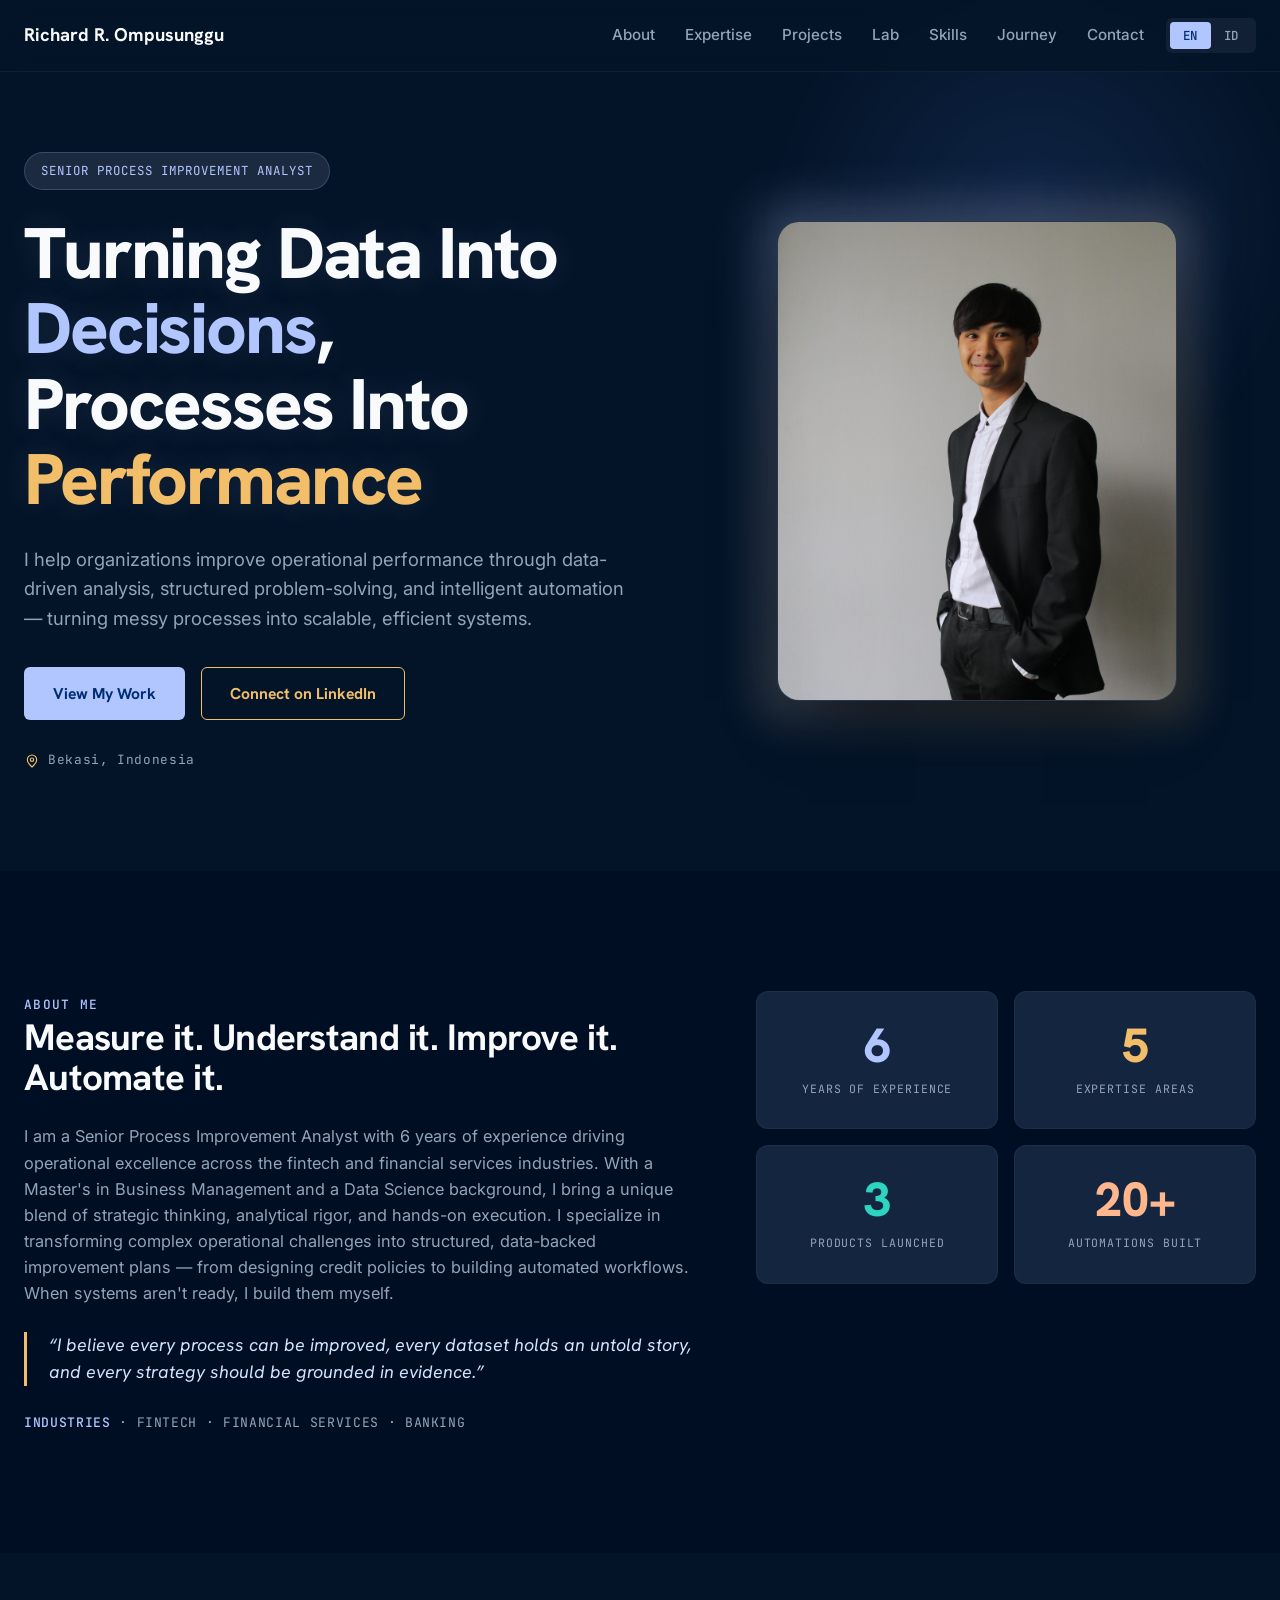
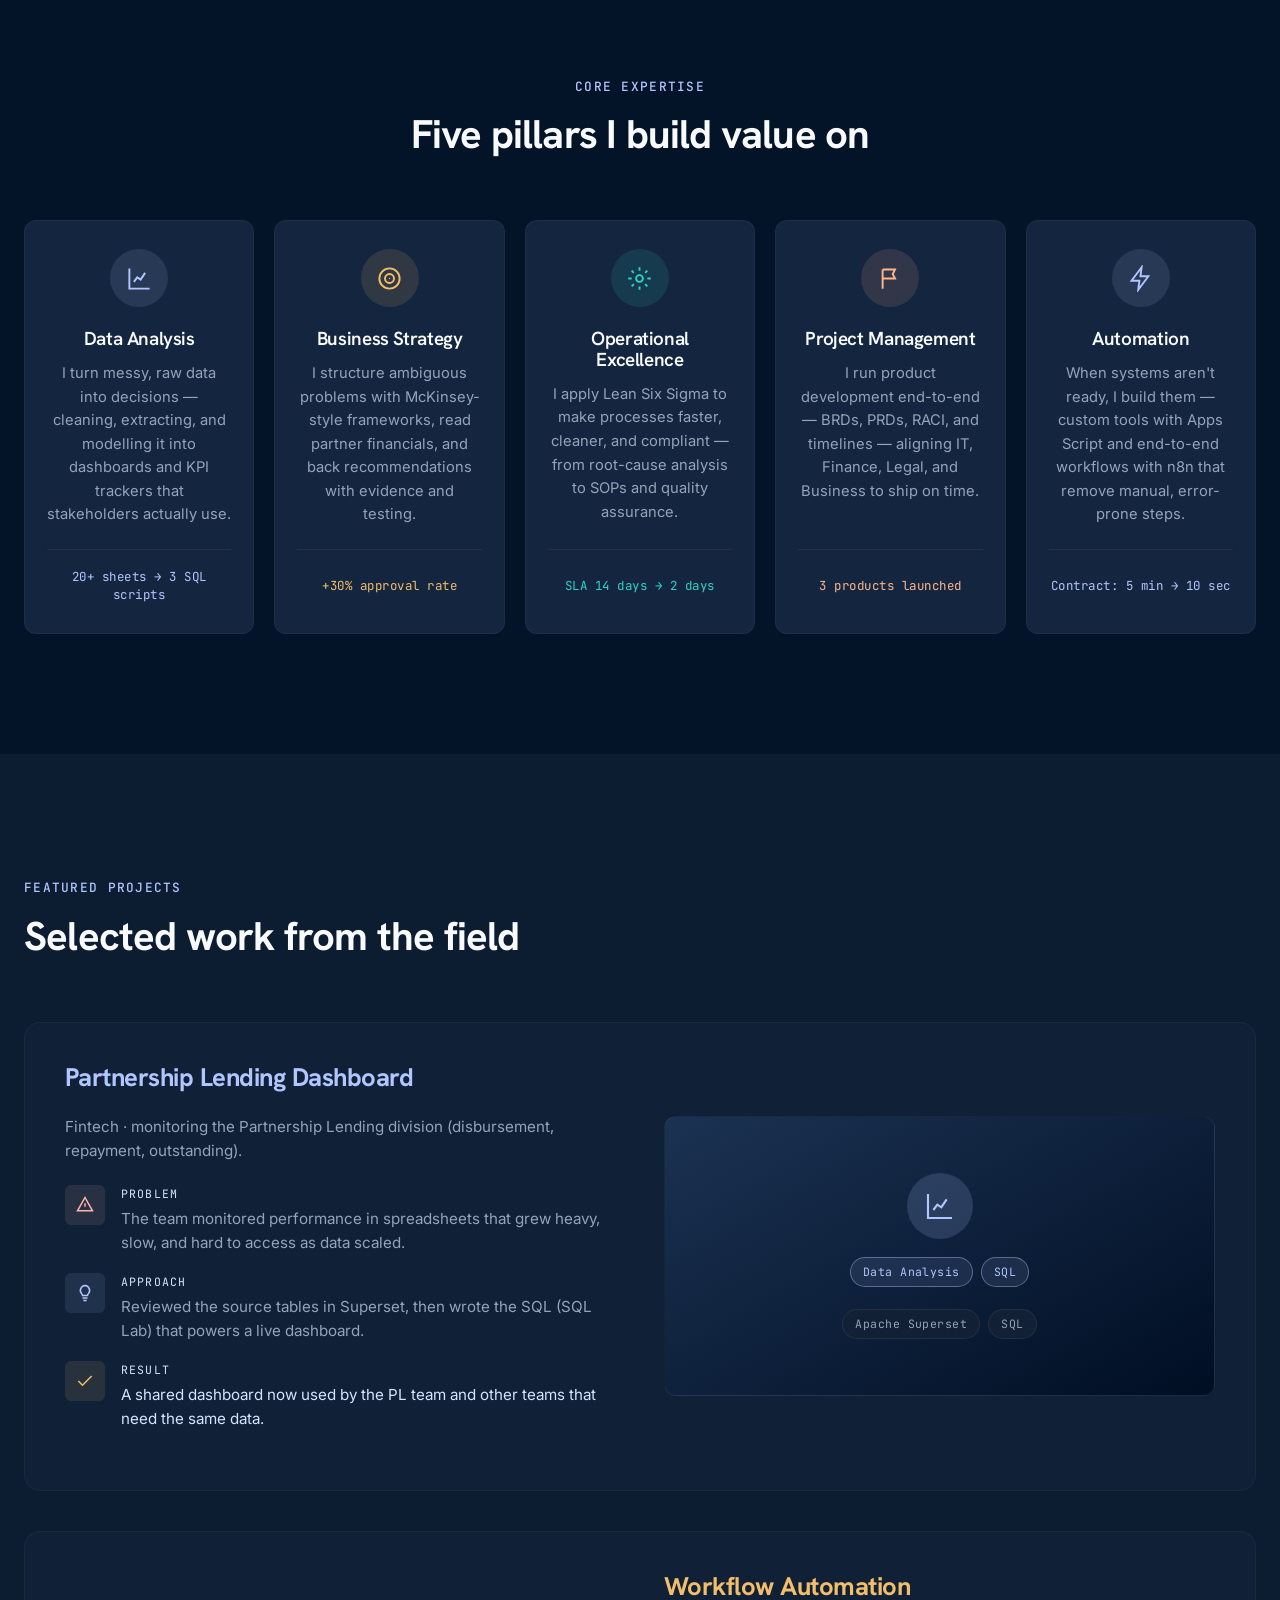
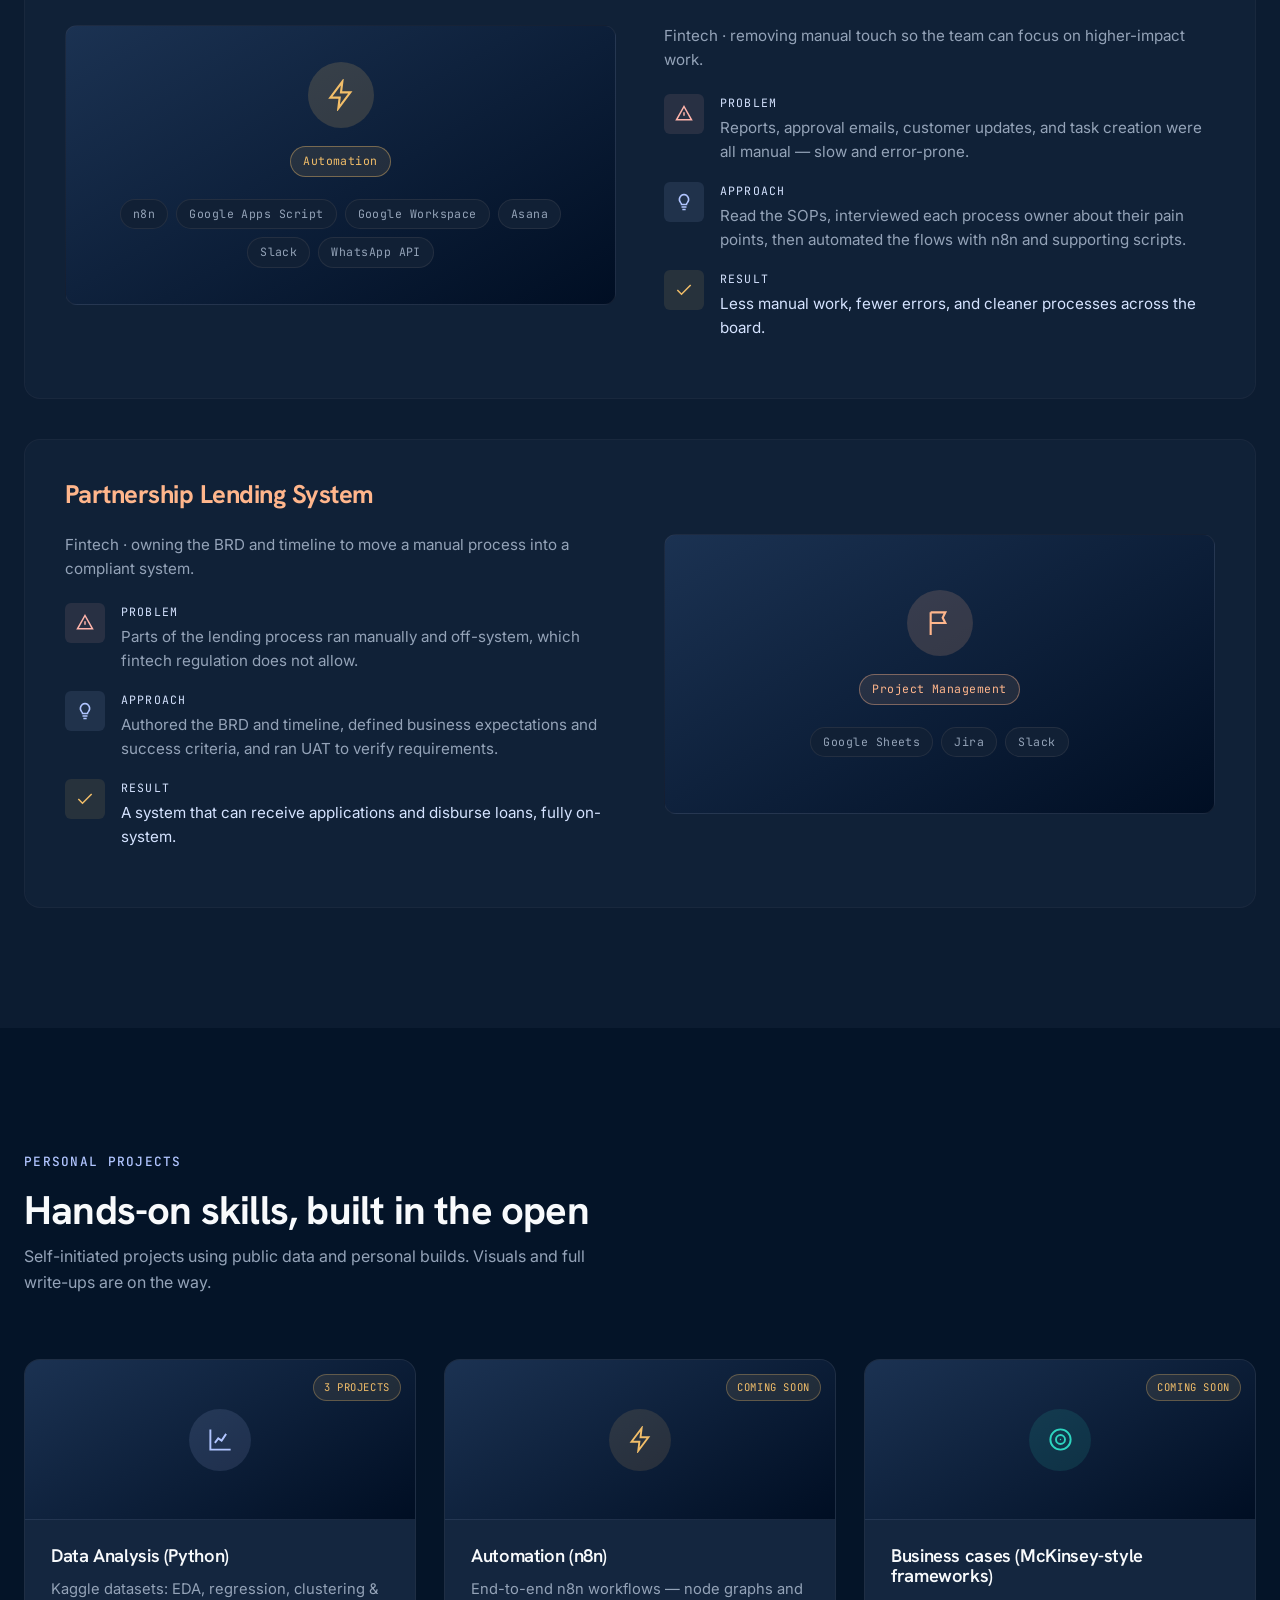
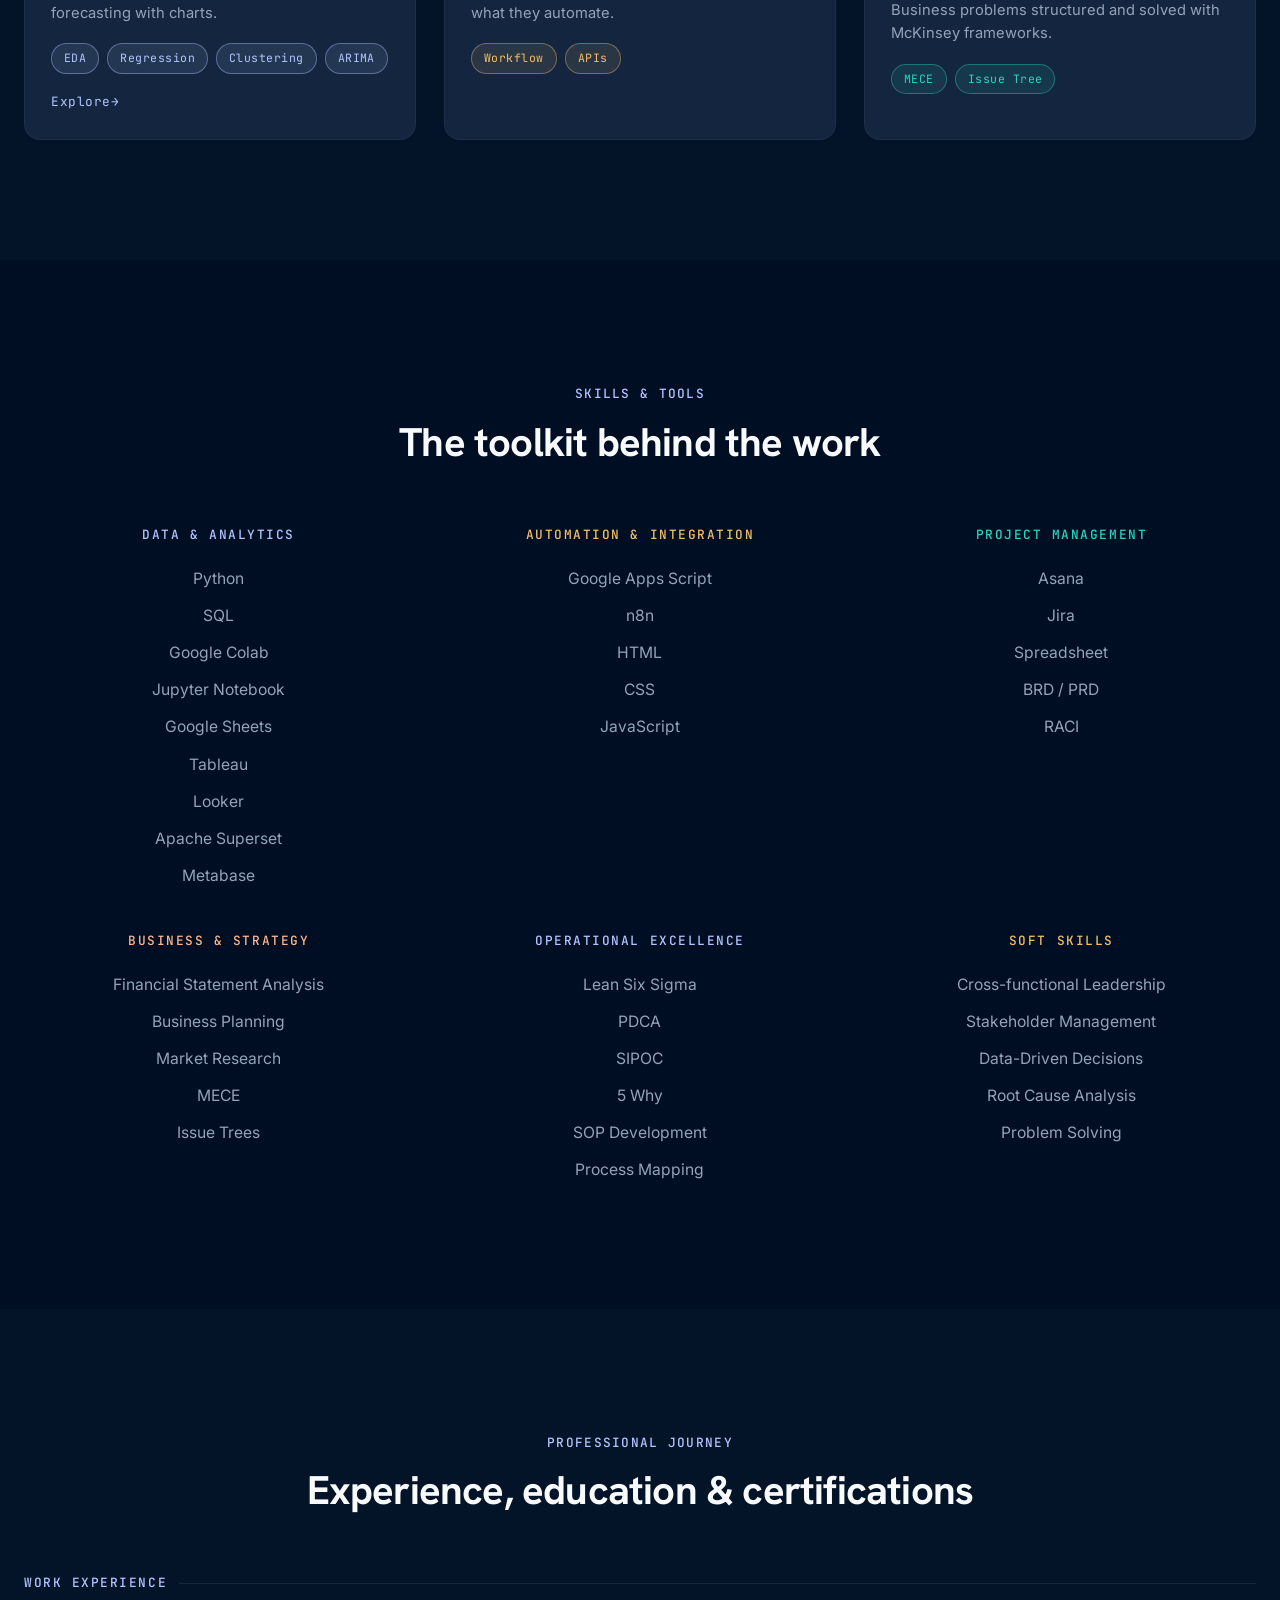
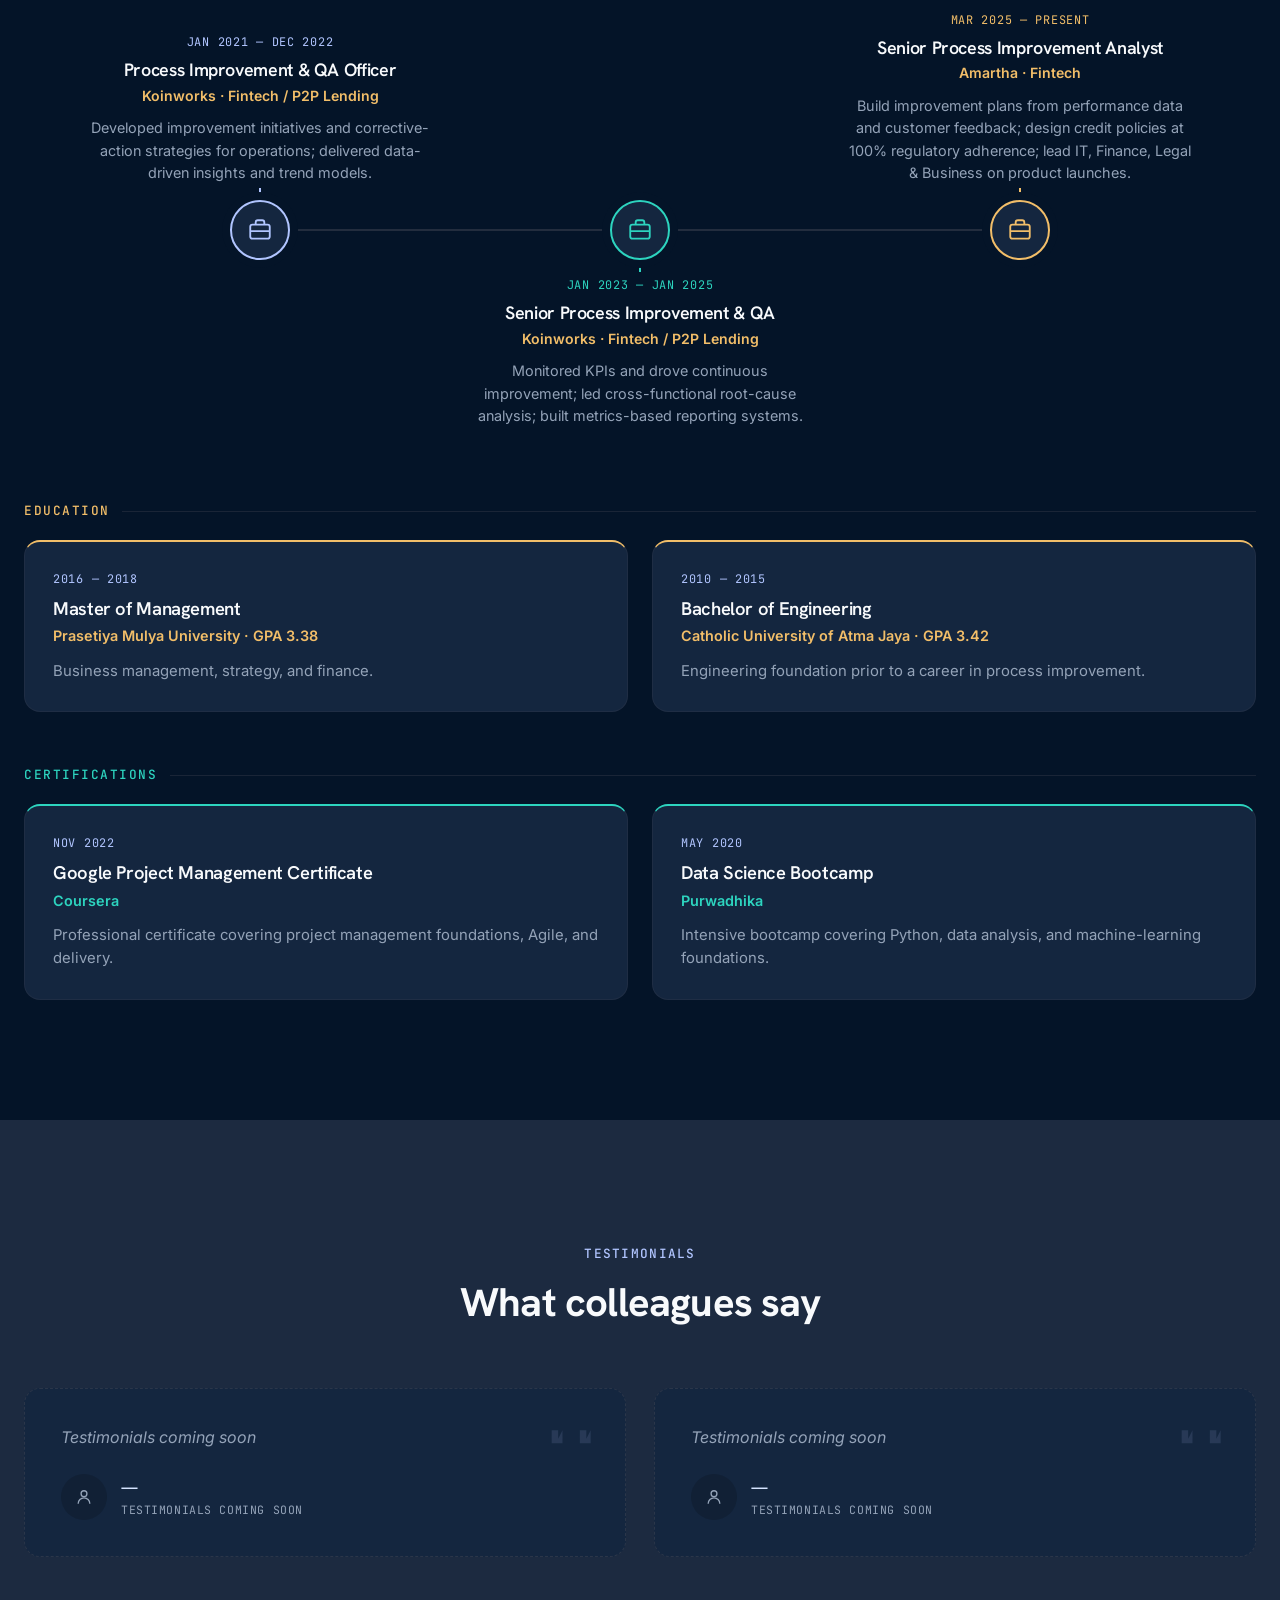
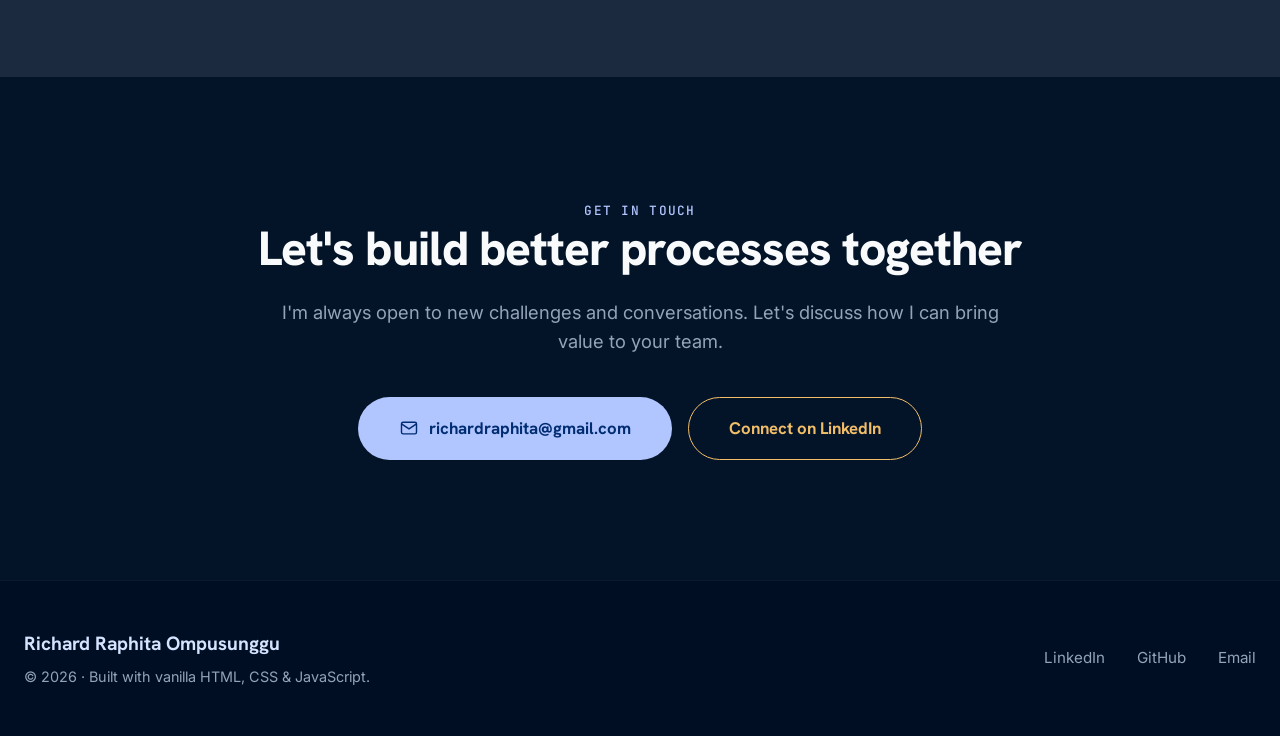
<file: index.html>
<!DOCTYPE html>
<html lang="en">
<head>
  <meta charset="UTF-8" />
  <meta name="viewport" content="width=device-width, initial-scale=1.0" />
  <title>Richard Raphita Ompusunggu — Senior Process Improvement Analyst | Portfolio</title>
  <meta name="description" content="Portfolio of Richard Raphita Ompusunggu, a Senior Process Improvement Analyst with 6 years in fintech — data analysis, business strategy, operational excellence, project management, and automation." />
  <meta name="author" content="Richard Raphita Ompusunggu" />
  <link rel="canonical" href="https://richardraphitaompusunggu.github.io/" />

  <!-- Open Graph / social preview -->
  <meta property="og:type" content="website" />
  <meta property="og:title" content="Richard Raphita Ompusunggu — Senior Process Improvement Analyst" />
  <meta property="og:description" content="Turning Data Into Decisions, Processes Into Performance. 6 years driving operational excellence in fintech." />
  <meta property="og:image" content="assets/img/richard.jpg" />
  <meta property="og:url" content="https://richardraphitaompusunggu.github.io/" />
  <meta name="twitter:card" content="summary_large_image" />

  <link rel="icon" type="image/svg+xml" href="favicon.svg" />

  <!-- Fonts: Hanken Grotesk (heads) · Inter (body) · JetBrains Mono (labels) -->
  <link rel="preconnect" href="https://fonts.googleapis.com" />
  <link rel="preconnect" href="https://fonts.gstatic.com" crossorigin />
  <link href="https://fonts.googleapis.com/css2?family=Hanken+Grotesk:wght@600;700;800&family=Inter:wght@400;500;600&family=JetBrains+Mono:wght@500&display=swap" rel="stylesheet" />

  <link rel="stylesheet" href="assets/css/styles.css" />

  <script type="application/ld+json">
  {
    "@context": "https://schema.org",
    "@type": "Person",
    "name": "Richard Raphita Ompusunggu",
    "jobTitle": "Senior Process Improvement Analyst",
    "address": { "@type": "PostalPlace", "addressLocality": "Bekasi", "addressCountry": "Indonesia" },
    "email": "richardraphita@gmail.com",
    "url": "https://richardraphitaompusunggu.github.io/",
    "sameAs": [
      "https://www.linkedin.com/in/richardraphita/",
      "https://github.com/richardraphitaompusunggu"
    ],
    "knowsAbout": ["Data Analysis", "Business Strategy", "Operational Excellence", "Project Management", "Automation", "Lean Six Sigma", "SQL", "n8n"]
  }
  </script>
</head>
<body>

  <!-- ===== Navigation ===== -->
  <header class="nav" id="nav">
    <div class="container">
      <a href="#hero" class="brand">Richard R. Ompusunggu</a>

      <nav class="nav-links" id="nav-links" aria-label="Primary">
        <a href="#about" data-i18n="nav.about"></a>
        <a href="#expertise" data-i18n="nav.expertise"></a>
        <a href="#projects" data-i18n="nav.projects"></a>
        <a href="#lab" data-i18n="nav.lab"></a>
        <a href="#skills" data-i18n="nav.skills"></a>
        <a href="#journey" data-i18n="nav.journey"></a>
        <a href="#contact" data-i18n="nav.contact"></a>
      </nav>

      <div class="nav-right">
        <div class="lang-toggle" role="group" aria-label="Language">
          <button data-lang="en" class="active">EN</button>
          <button data-lang="id">ID</button>
        </div>
        <button class="hamburger" id="hamburger" aria-label="Menu" aria-expanded="false">
          <span></span><span></span><span></span>
        </button>
      </div>
    </div>
  </header>

  <main>
    <!-- ===== Hero ===== -->
    <section class="hero" id="hero">
      <div class="container">
        <div class="hero-grid">
          <div class="hero-copy">
            <span class="hero-badge" data-i18n="hero.role"></span>
            <h1>
              <span data-i18n="hero.h1_a"></span><span class="blue" data-i18n="hero.h1_blue"></span><span data-i18n="hero.h1_b"></span><span class="gold" data-i18n="hero.h1_gold"></span>
            </h1>
            <p class="tagline" data-i18n="hero.tagline"></p>
            <div class="hero-cta">
              <a href="#projects" class="btn btn-primary" data-i18n="hero.cta_work"></a>
              <a data-link="linkedin" target="_blank" rel="noopener noreferrer" class="btn btn-outline" data-i18n="hero.cta_linkedin"></a>
            </div>
            <div class="hero-meta">
              <svg viewBox="0 0 24 24" stroke-width="1.7"><path d="M12 21s7-6.3 7-11a7 7 0 10-14 0c0 4.7 7 11 7 11z"/><circle cx="12" cy="10" r="2.5"/></svg>
              <span data-i18n="hero.location"></span>
            </div>
          </div>

          <div class="hero-photo">
            <div class="ring"></div>
            <div class="frame"><img id="hero-photo-img" alt="Portrait of Richard Raphita Ompusunggu" width="400" height="480" /></div>
          </div>
        </div>
      </div>
    </section>

    <!-- ===== About ===== -->
    <section class="section bg-lowest about" id="about">
      <div class="container">
        <div class="about-grid">
          <div class="reveal">
            <span class="eyebrow" data-i18n="about.eyebrow"></span>
            <h2 data-i18n="about.title"></h2>
            <p data-i18n="about.summary"></p>
            <p class="philosophy" data-i18n="about.philosophy"></p>
            <div class="industries"><b data-i18n="about.industries_label"></b> · <span data-i18n="about.industries"></span></div>
          </div>
          <div class="stats reveal" id="stats" data-delay="1"></div>
        </div>
      </div>
    </section>

    <!-- ===== Expertise ===== -->
    <section class="section" id="expertise">
      <div class="container">
        <div class="section-head center reveal">
          <span class="eyebrow" data-i18n="expertise.eyebrow"></span>
          <h2 class="section-title" data-i18n="expertise.title"></h2>
        </div>
        <div class="expertise-grid" id="expertise-grid"></div>
      </div>
    </section>

    <!-- ===== Featured Projects (case studies) ===== -->
    <section class="section bg-low" id="projects">
      <div class="container">
        <div class="section-head reveal">
          <span class="eyebrow" data-i18n="projects.eyebrow"></span>
          <h2 class="section-title" data-i18n="projects.title"></h2>
        </div>
        <div class="projects-list" id="projects-list"></div>
      </div>
    </section>

    <!-- ===== Personal Projects (placeholder) ===== -->
    <section class="section" id="lab">
      <div class="container">
        <div class="section-head reveal">
          <span class="eyebrow" data-i18n="lab.eyebrow"></span>
          <h2 class="section-title" data-i18n="lab.title"></h2>
          <p class="section-sub" data-i18n="lab.subtitle"></p>
        </div>
        <div class="lab-grid" id="lab-grid"></div>
      </div>
    </section>

    <!-- ===== Skills ===== -->
    <section class="section bg-lowest" id="skills">
      <div class="container">
        <div class="section-head center reveal">
          <span class="eyebrow" data-i18n="skills.eyebrow"></span>
          <h2 class="section-title" data-i18n="skills.title"></h2>
        </div>
        <div class="skills-grid" id="skills-grid"></div>
      </div>
    </section>

    <!-- ===== Journey ===== -->
    <section class="section" id="journey">
      <div class="container">
        <div class="section-head center reveal">
          <span class="eyebrow" data-i18n="journey.eyebrow"></span>
          <h2 class="section-title" data-i18n="journey.title"></h2>
        </div>

        <h3 class="journey-subhead reveal" data-i18n="journey.experience"></h3>
        <div class="htimeline" id="experience-row"></div>

        <h3 class="journey-subhead edu reveal" data-i18n="journey.education"></h3>
        <div class="edu-grid" id="education-grid"></div>

        <h3 class="journey-subhead cert reveal" data-i18n="journey.certifications"></h3>
        <div class="cert-grid" id="cert-grid"></div>
      </div>
    </section>

    <!-- ===== Testimonials (placeholder) ===== -->
    <section class="section bg-high" id="testimonials">
      <div class="container">
        <div class="section-head center reveal">
          <span class="eyebrow" data-i18n="testimonials.eyebrow"></span>
          <h2 class="section-title" data-i18n="testimonials.title"></h2>
        </div>
        <div class="testi-grid reveal">
          <div class="testi-card">
            <svg class="quote" viewBox="0 0 24 24"><path d="M7 7H4v6h5V7l-2 4M20 7h-3v6h5V7l-2 4"/></svg>
            <p data-i18n="testimonials.soon"></p>
            <div class="testi-who">
              <span class="testi-avatar">
                <svg viewBox="0 0 24 24" width="20" height="20" fill="none" stroke="currentColor" stroke-width="1.6"><circle cx="12" cy="8" r="3.5"/><path d="M5 20a7 7 0 0114 0"/></svg>
              </span>
              <div><div class="name">—</div><div class="meta" data-i18n="testimonials.soon"></div></div>
            </div>
          </div>
          <div class="testi-card">
            <svg class="quote" viewBox="0 0 24 24"><path d="M7 7H4v6h5V7l-2 4M20 7h-3v6h5V7l-2 4"/></svg>
            <p data-i18n="testimonials.soon"></p>
            <div class="testi-who">
              <span class="testi-avatar">
                <svg viewBox="0 0 24 24" width="20" height="20" fill="none" stroke="currentColor" stroke-width="1.6"><circle cx="12" cy="8" r="3.5"/><path d="M5 20a7 7 0 0114 0"/></svg>
              </span>
              <div><div class="name">—</div><div class="meta" data-i18n="testimonials.soon"></div></div>
            </div>
          </div>
        </div>
      </div>
    </section>

    <!-- ===== Contact ===== -->
    <section class="section contact" id="contact">
      <div class="container">
        <span class="eyebrow" data-i18n="contact.eyebrow"></span>
        <h2 data-i18n="contact.title"></h2>
        <p class="closing" data-i18n="contact.closing"></p>
        <div class="contact-actions">
          <a data-link="email" class="btn btn-primary btn-pill">
            <svg viewBox="0 0 24 24" width="20" height="20" fill="none" stroke="currentColor" stroke-width="1.7"><rect x="3" y="5" width="18" height="14" rx="2"/><path d="M3 7l9 6 9-6"/></svg>
            richardraphita@gmail.com
          </a>
          <a data-link="linkedin" target="_blank" rel="noopener noreferrer" class="btn btn-outline btn-pill" data-i18n="contact.cta"></a>
        </div>
      </div>
    </section>
  </main>

  <footer class="footer">
    <div class="container">
      <div>
        <div class="brand-name">Richard Raphita Ompusunggu</div>
        <div class="copy">© <span id="year"></span> · <span data-i18n="footer.rights"></span></div>
      </div>
      <div class="footer-links">
        <a data-link="linkedin" target="_blank" rel="noopener noreferrer">LinkedIn</a>
        <a data-link="github" target="_blank" rel="noopener noreferrer">GitHub</a>
        <a data-link="email">Email</a>
      </div>
    </div>
  </footer>

  <script src="assets/js/data.js"></script>
  <script src="assets/js/main.js"></script>
</body>
</html>
</file>
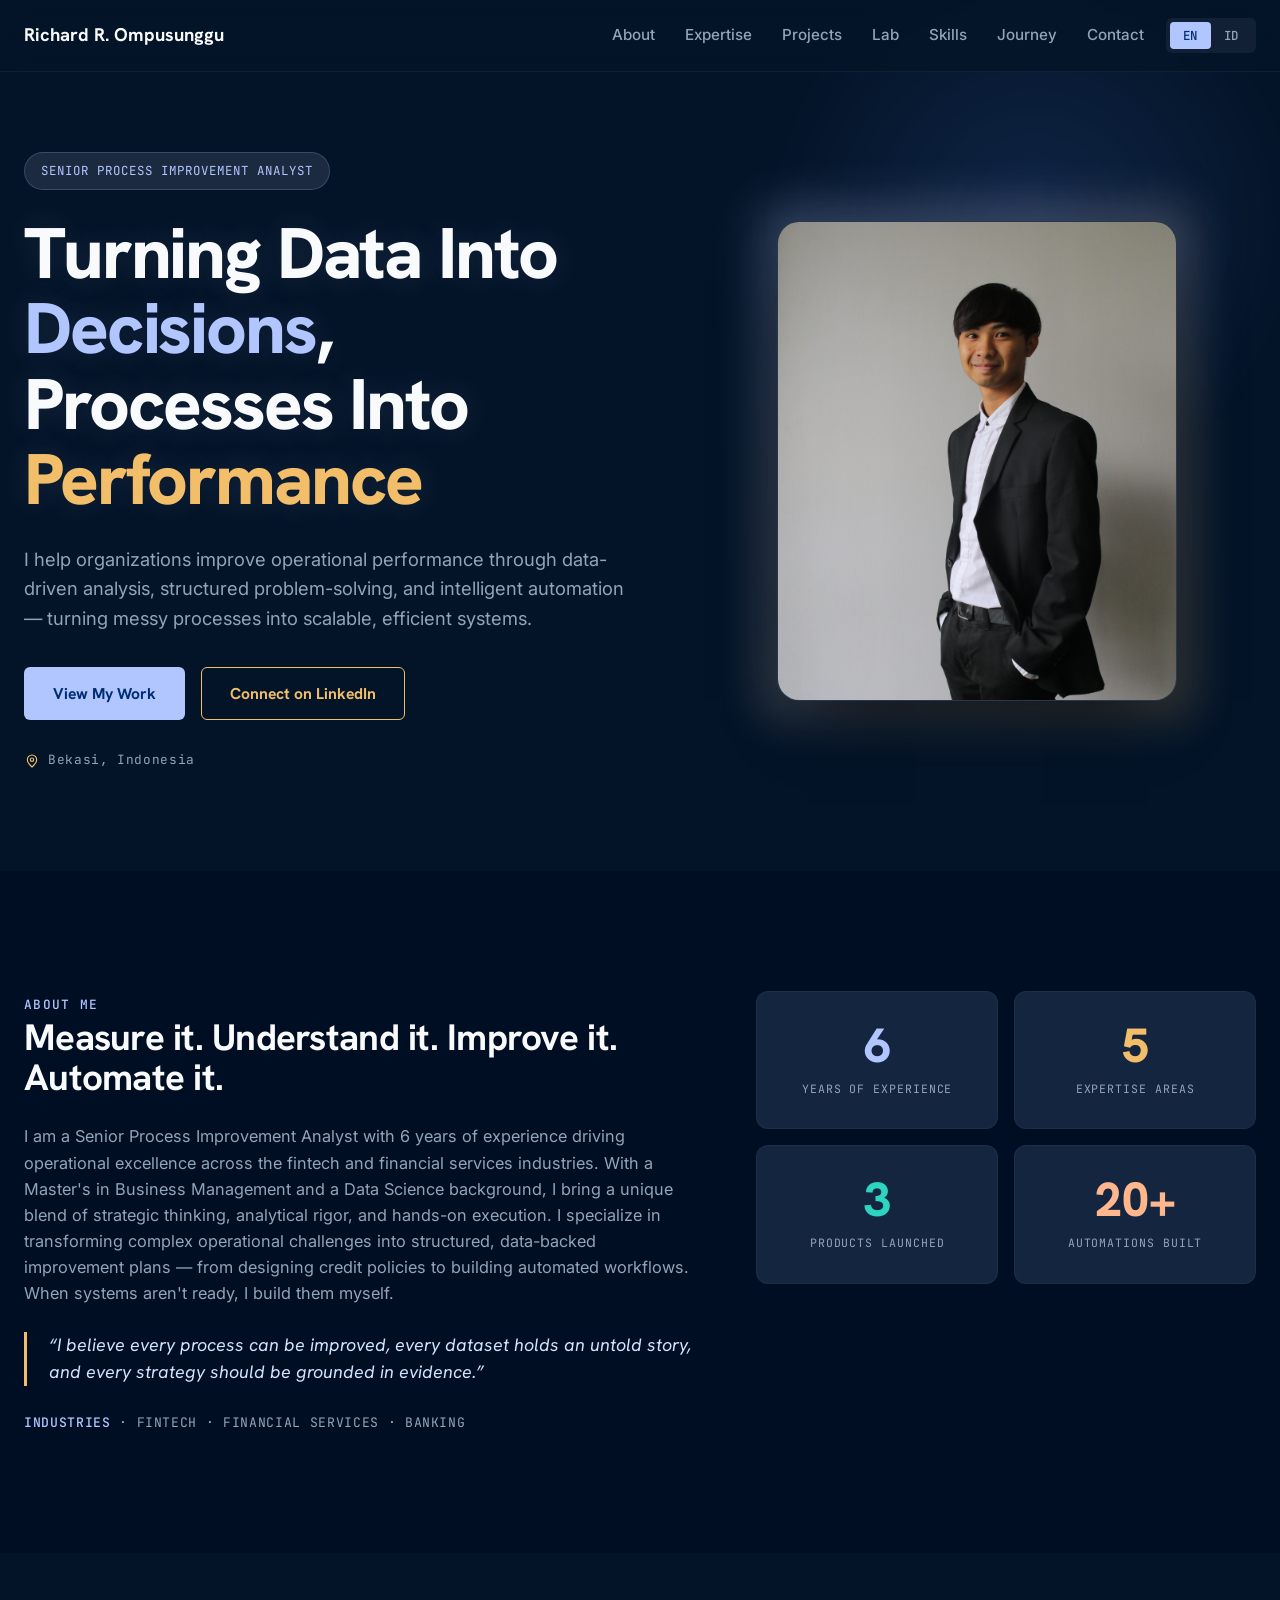
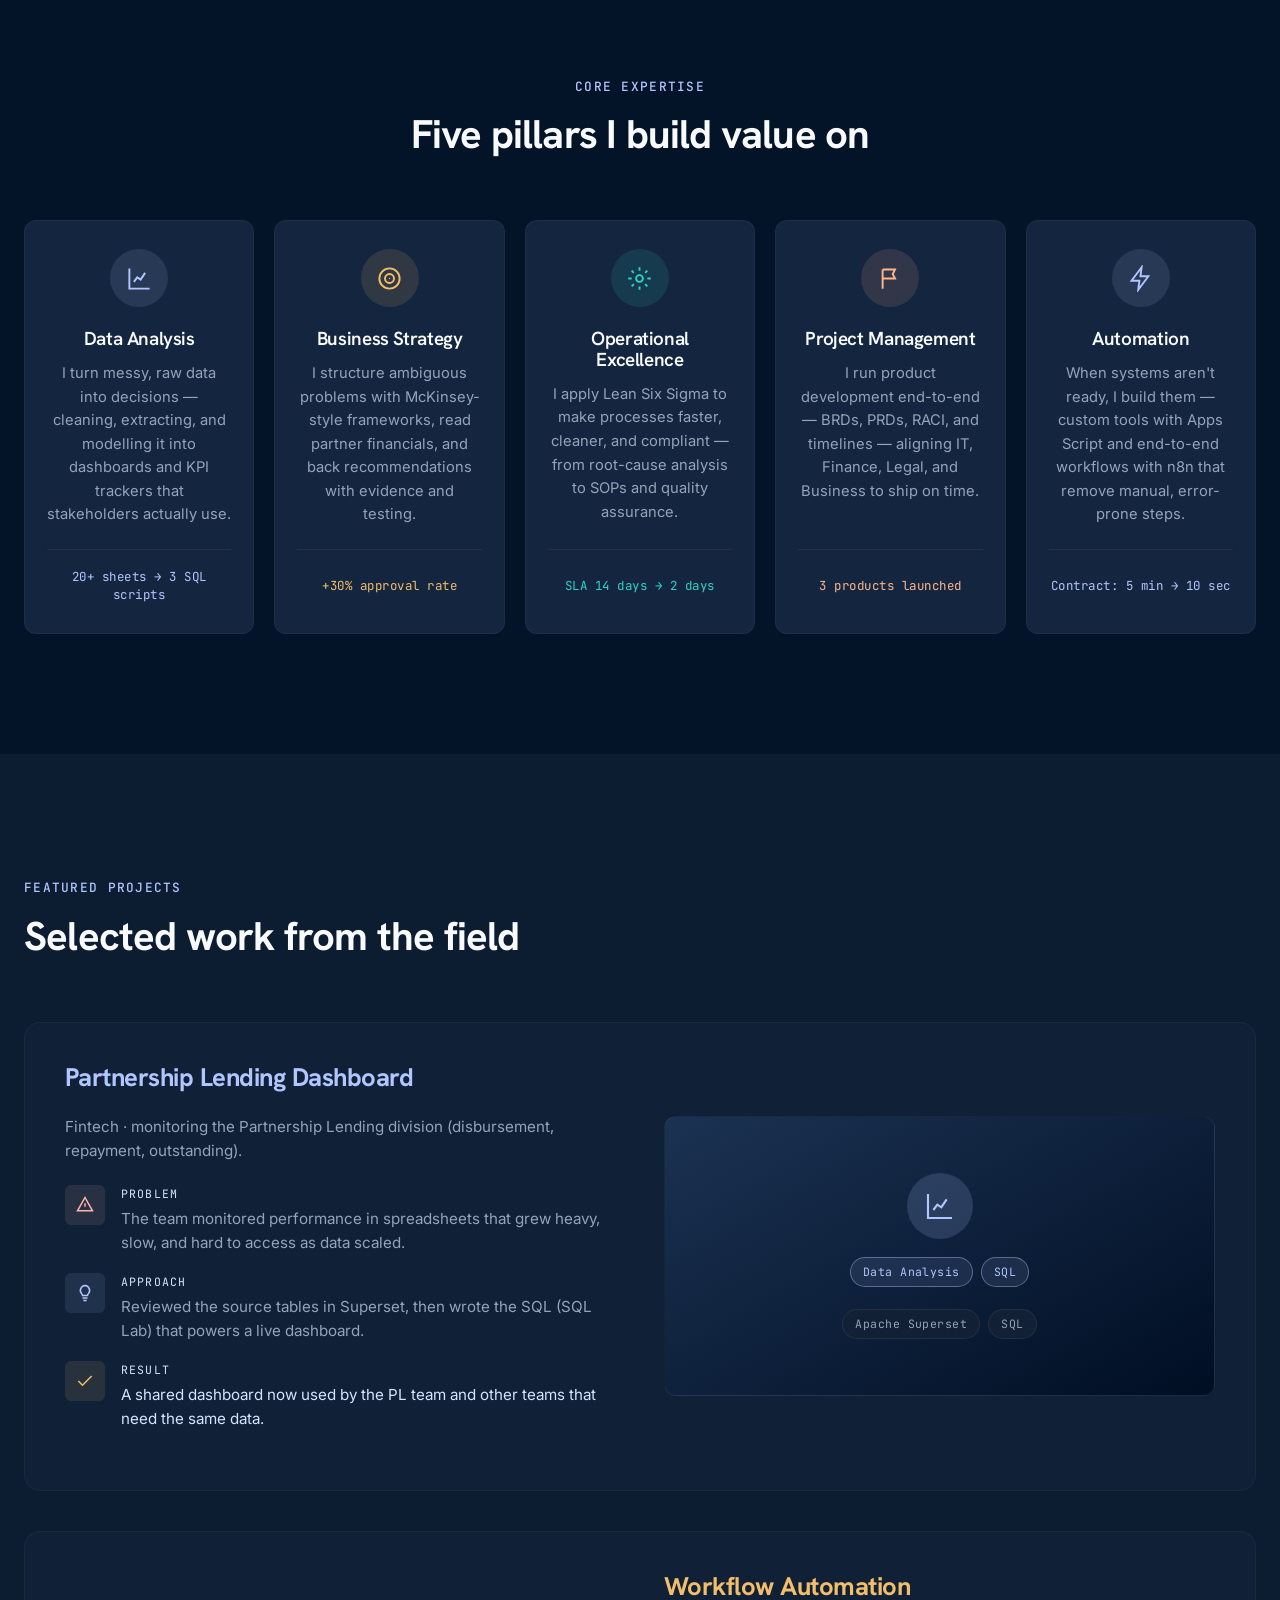
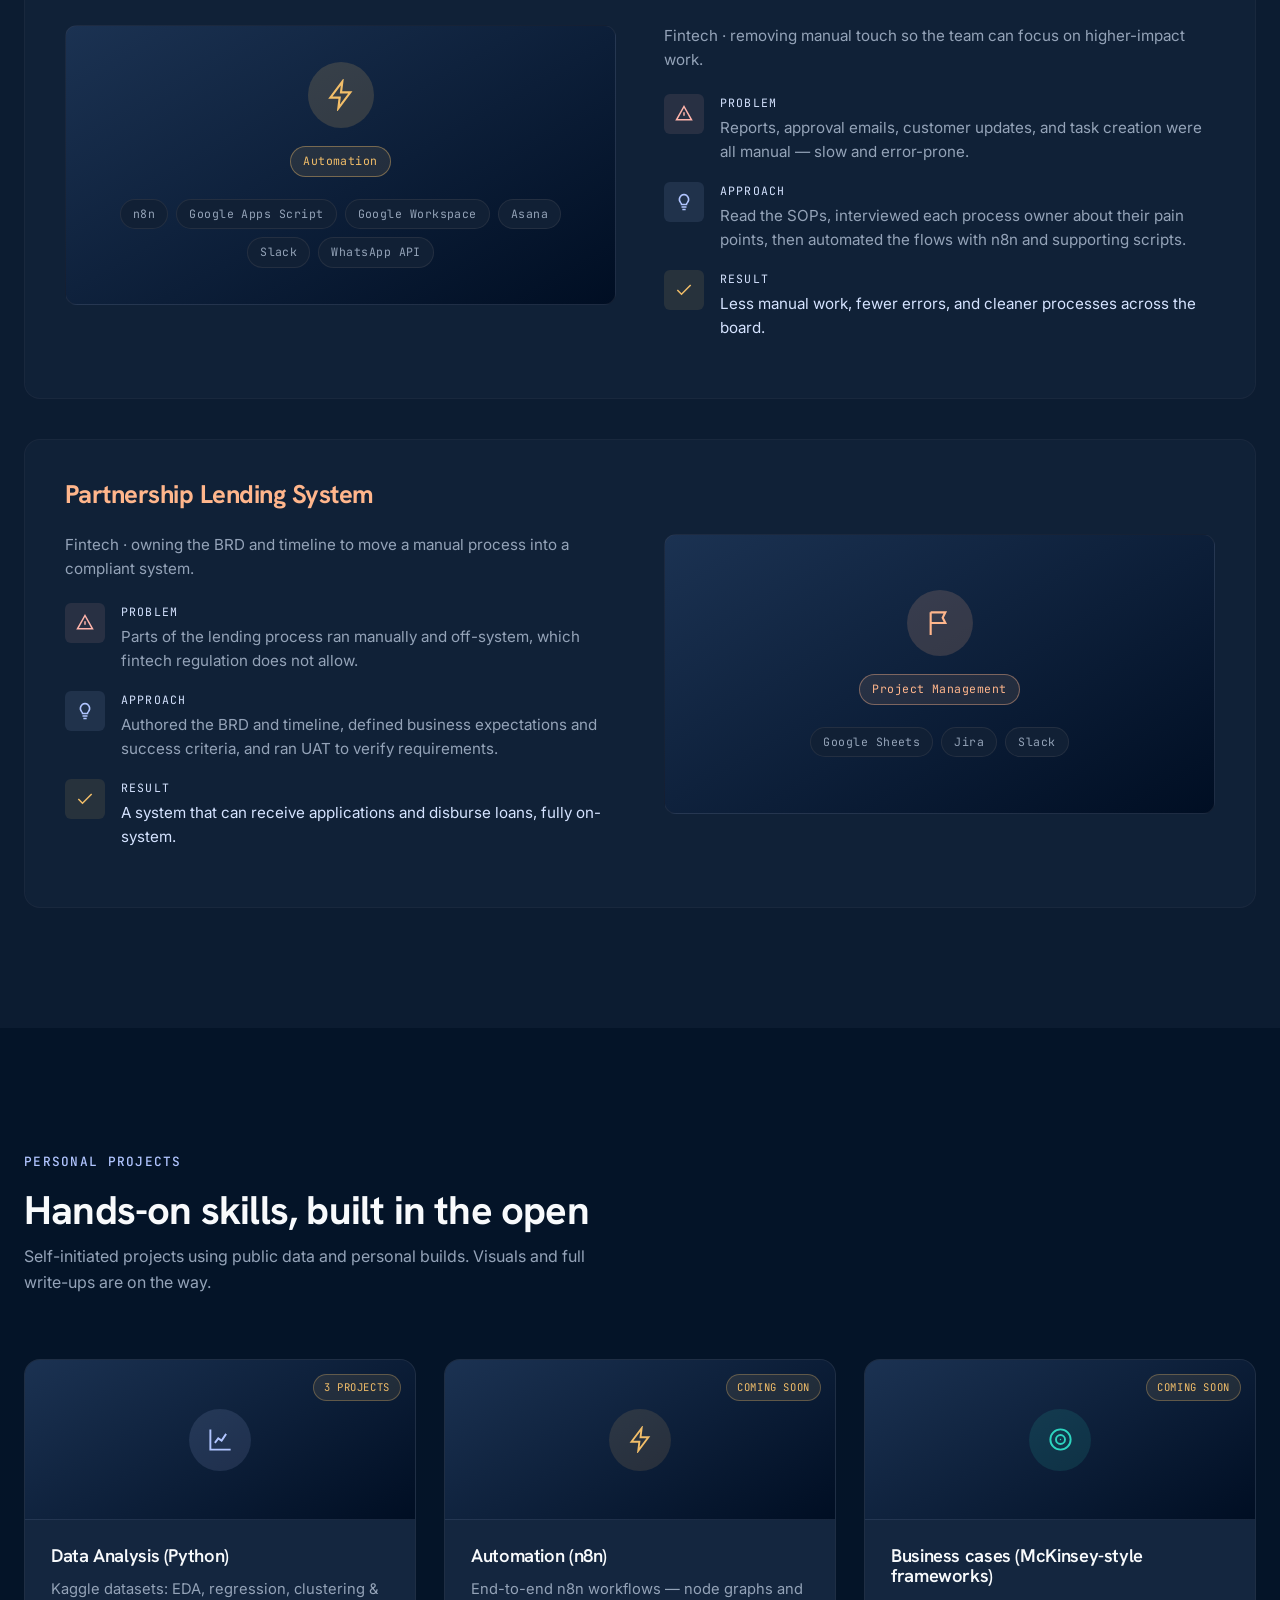
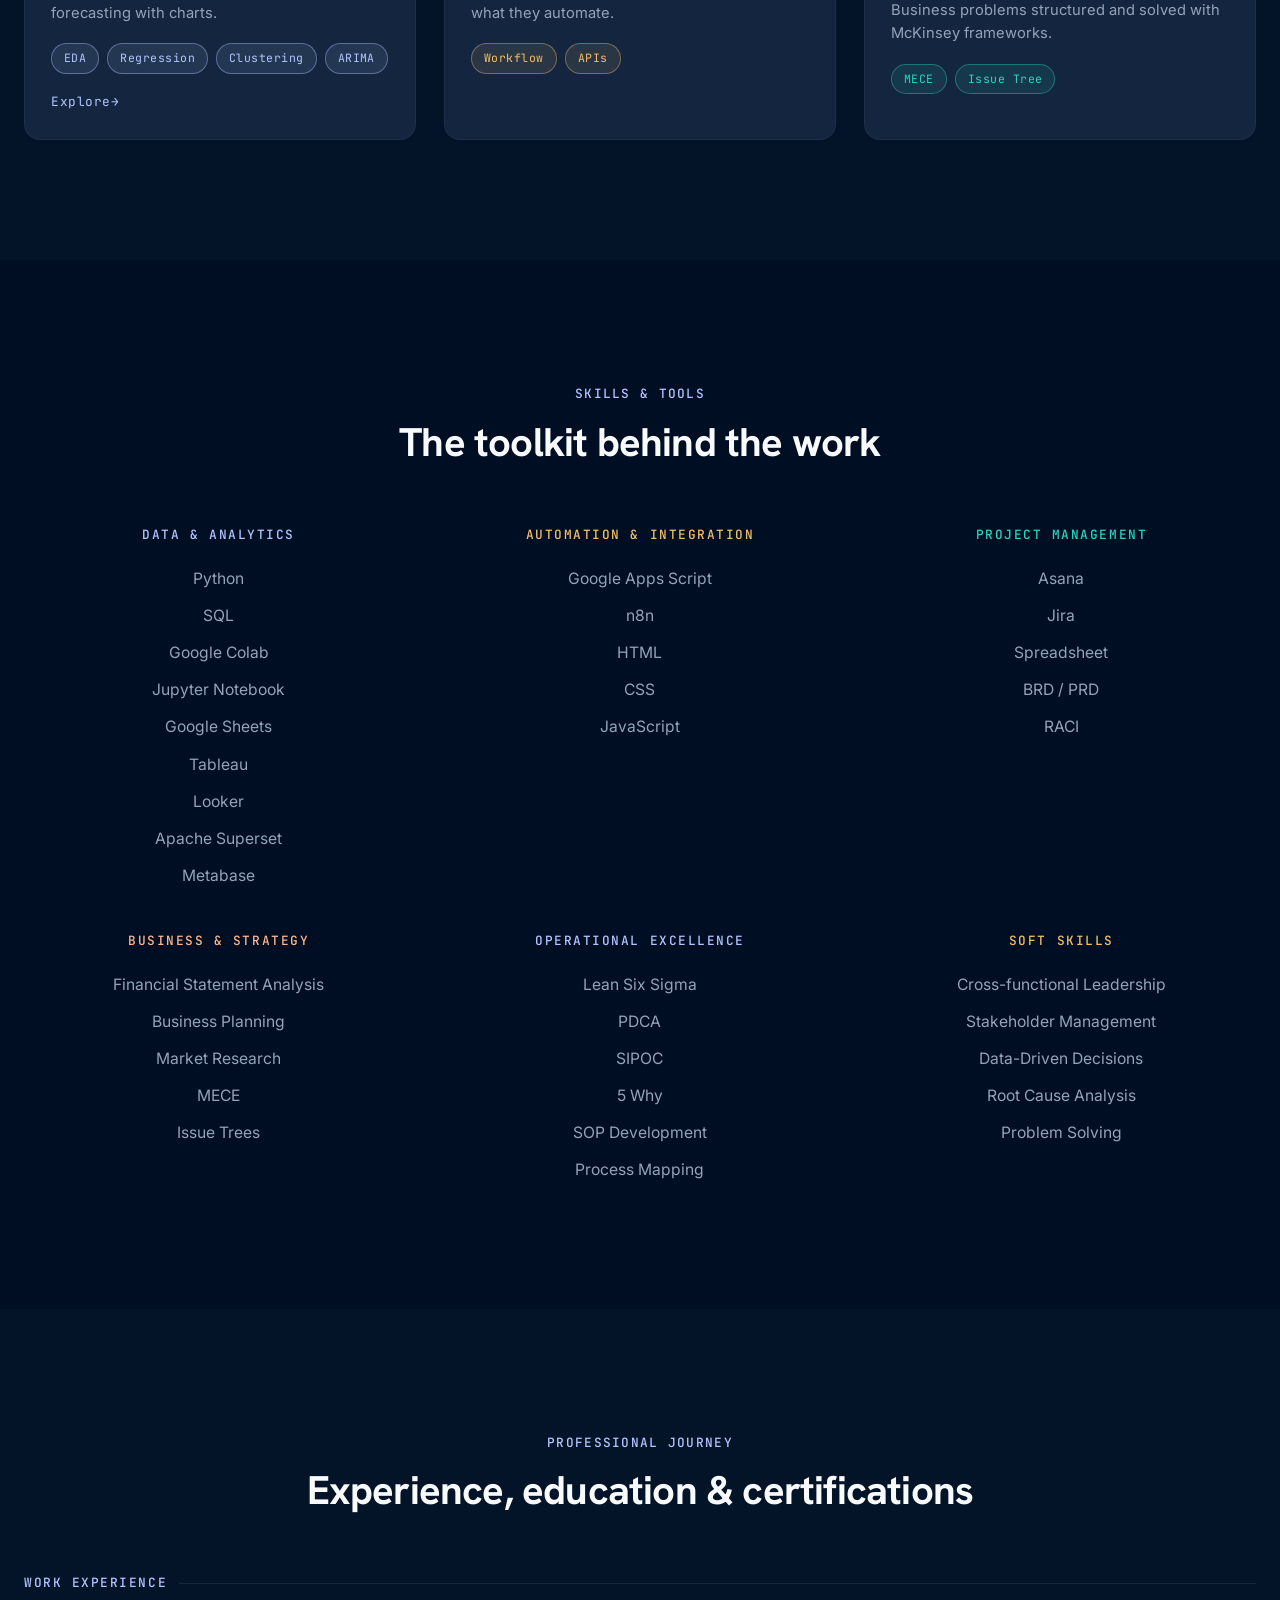
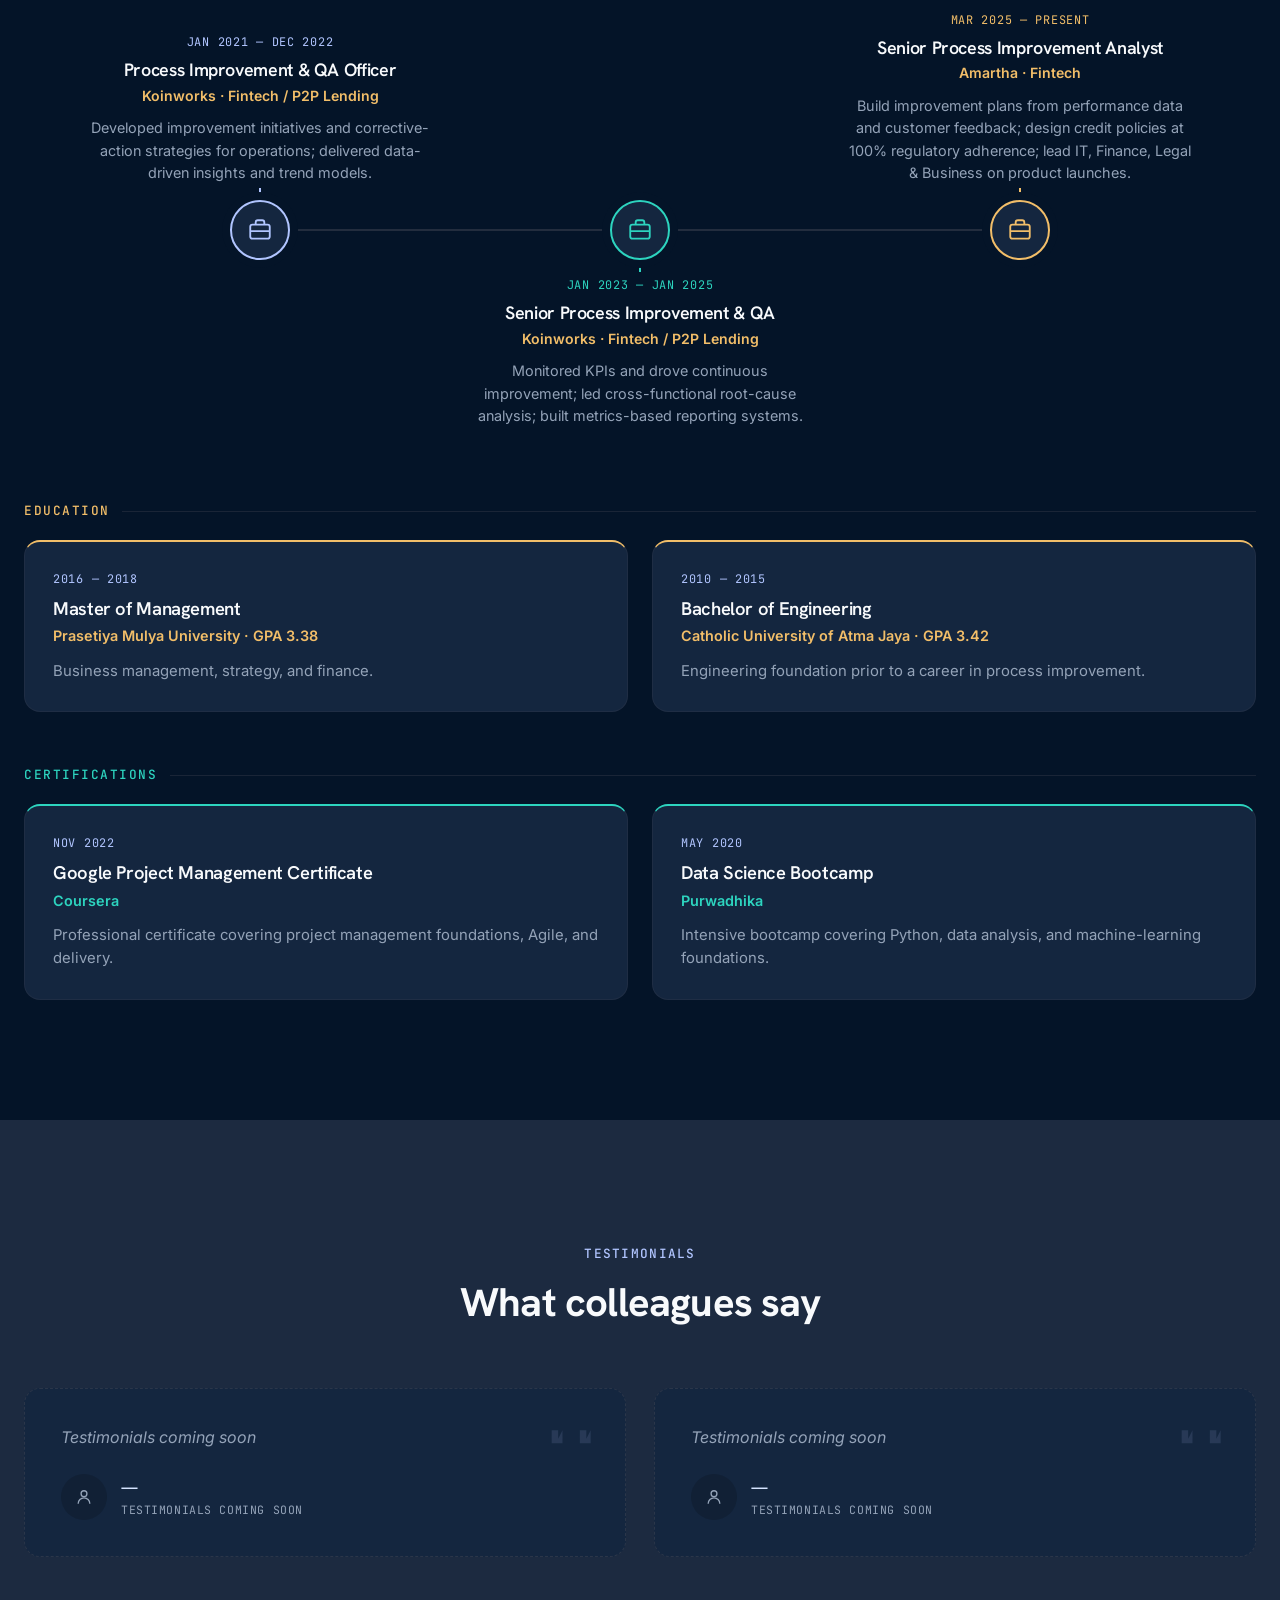
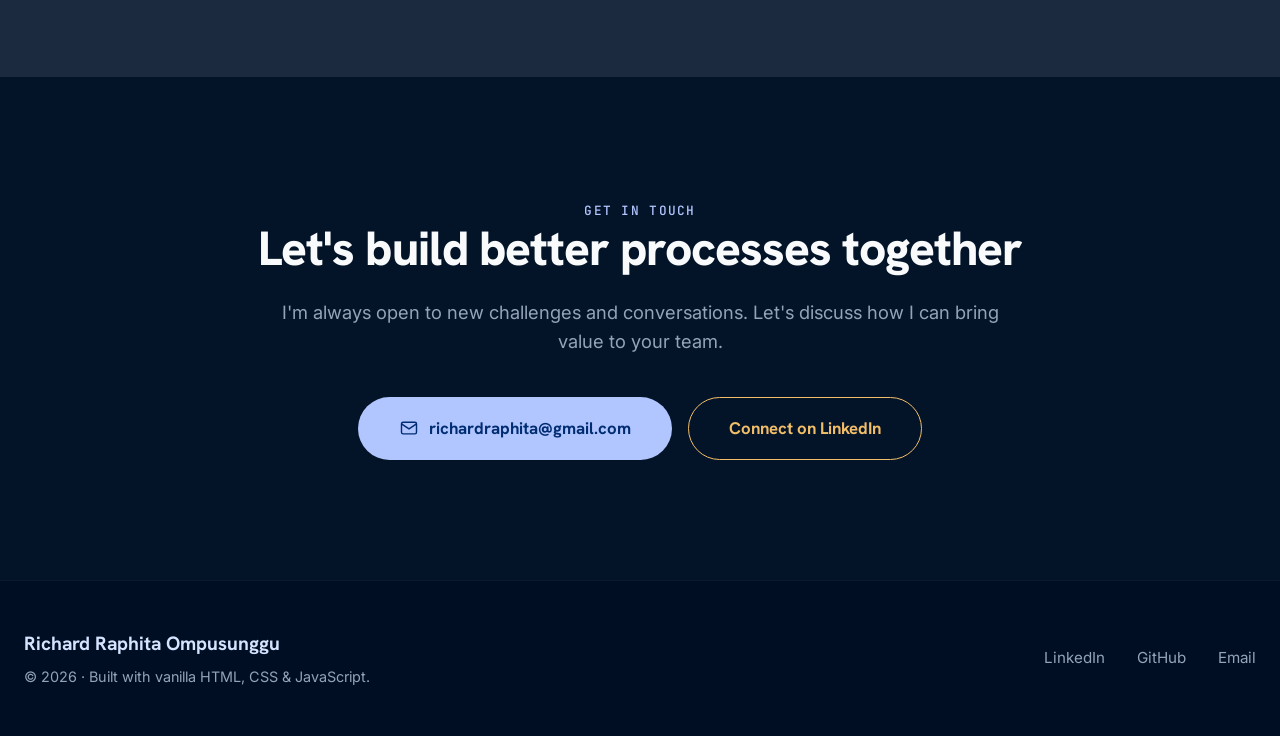
<file: lab.html>
<!DOCTYPE html>
<html lang="en">
<head>
  <meta charset="UTF-8" />
  <meta name="viewport" content="width=device-width, initial-scale=1.0" />
  <title>Personal Projects — Richard Raphita Ompusunggu</title>
  <meta name="description" content="Personal project portfolio — hands-on data analysis, automation, and business-case work by Richard Raphita Ompusunggu." />
  <link rel="icon" type="image/svg+xml" href="favicon.svg" />

  <link rel="preconnect" href="https://fonts.googleapis.com" />
  <link rel="preconnect" href="https://fonts.gstatic.com" crossorigin />
  <link href="https://fonts.googleapis.com/css2?family=Hanken+Grotesk:wght@600;700;800&family=Inter:wght@400;500;600&family=JetBrains+Mono:wght@500&display=swap" rel="stylesheet" />
  <link rel="stylesheet" href="assets/css/styles.css" />
</head>
<body>

  <!-- ===== Sub-nav ===== -->
  <header class="nav" id="nav">
    <div class="container">
      <a href="index.html" class="brand">Richard R. Ompusunggu</a>
      <div class="nav-right">
        <a class="subnav-back" href="index.html#lab">
          <svg viewBox="0 0 24 24"><path d="M15 18l-6-6 6-6"/></svg>
          <span data-i18n="lab.back"></span>
        </a>
        <div class="lang-toggle" role="group" aria-label="Language">
          <button data-lang="en" class="active">EN</button>
          <button data-lang="id">ID</button>
        </div>
      </div>
    </div>
  </header>

  <main class="lab-detail" id="lab-root">
    <div class="container" id="lab-content"></div>
  </main>

  <footer class="footer">
    <div class="container">
      <div>
        <div class="brand-name">Richard Raphita Ompusunggu</div>
        <div class="copy">© <span id="year"></span> · <span data-i18n="footer.rights"></span></div>
      </div>
      <div class="footer-links">
        <a href="index.html#contact" data-i18n="nav.contact"></a>
        <a href="index.html#lab" data-i18n="lab.back"></a>
      </div>
    </div>
  </footer>

  <script src="assets/js/data.js"></script>
  <script src="assets/js/lab.js"></script>
</body>
</html>
</file>
<file: assets/css/styles.css>
/* ============================================================
   Richard Raphita Ompusunggu — Portfolio
   Design system: "Executive Precision"
   Deep navy · light-blue / gold / teal / orange accents
   Hanken Grotesk (heads) · Inter (body) · JetBrains Mono (labels)
   ============================================================ */

:root {
  /* Surfaces */
  --bg:            #041428;
  --lowest:        #000e23;
  --low:           #0c1c31;
  --container:     #112035;
  --high:          #1c2a40;
  --highest:       #27354c;
  --elevated:      #14263f;
  --accent-surface:#1b3252;

  /* Accents */
  --primary:       #b1c5ff;   /* light blue  */
  --primary-strong:#5a8cff;
  --on-primary:    #002c72;
  --secondary:     #f2be69;   /* gold        */
  --teal:          #2dd4bf;
  --tertiary:      #ffb68c;   /* soft orange */
  --error:         #ffb4ab;

  /* Text */
  --text:          #f8fafc;
  --text-2:        #94a3b8;
  --on-surface:    #d5e3ff;
  --outline:       #424654;

  /* Radii */
  --r-sm: 6px;
  --r-md: 12px;
  --r-lg: 16px;
  --r-xl: 22px;
  --r-full: 999px;

  --maxw: 1280px;
  --gutter: 24px;
  --nav-h: 72px;
  --pad: 120px;

  --font-head: "Hanken Grotesk", system-ui, sans-serif;
  --font-body: "Inter", system-ui, sans-serif;
  --font-mono: "JetBrains Mono", ui-monospace, monospace;

  --ease: cubic-bezier(.4, 0, .2, 1);
}

/* ---------- Reset & base ---------- */
* { margin: 0; padding: 0; box-sizing: border-box; }
html { scroll-behavior: smooth; scroll-padding-top: var(--nav-h); }
@media (prefers-reduced-motion: reduce) {
  html { scroll-behavior: auto; }
  *, *::before, *::after { animation-duration: .001ms !important; transition-duration: .001ms !important; }
}
body {
  font-family: var(--font-body);
  background: var(--bg);
  color: var(--on-surface);
  line-height: 1.6;
  -webkit-font-smoothing: antialiased;
  overflow-x: hidden;
}
::selection { background: var(--primary); color: var(--on-primary); }
img { max-width: 100%; display: block; }
a { color: inherit; text-decoration: none; }
ul { list-style: none; }
h1, h2, h3, h4 { font-family: var(--font-head); color: var(--text); line-height: 1.1; letter-spacing: -0.02em; font-weight: 700; }

/* ---------- Layout ---------- */
.container { width: 100%; max-width: var(--maxw); margin: 0 auto; padding: 0 var(--gutter); }
.section { padding: var(--pad) 0; }
.bg-lowest { background: var(--lowest); }
.bg-low    { background: var(--low); }
.bg-high   { background: var(--high); }

.eyebrow {
  font-family: var(--font-mono); font-size: 0.8rem; font-weight: 500;
  letter-spacing: 0.1em; text-transform: uppercase; color: var(--primary);
}
.section-title { font-size: clamp(2rem, 4vw, 2.5rem); font-weight: 700; margin-top: 14px; }
.section-sub { color: var(--text-2); font-size: 1rem; margin-top: 12px; max-width: 60ch; }
.section-head { margin-bottom: 64px; }
.section-head.center { text-align: center; }
.section-head.center .section-sub { margin-left: auto; margin-right: auto; }

/* ---------- Buttons ---------- */
.btn {
  display: inline-flex; align-items: center; gap: 10px;
  font-family: var(--font-head); font-weight: 700; font-size: 0.98rem;
  padding: 13px 28px; border-radius: var(--r-sm); cursor: pointer;
  border: 1px solid transparent; transition: transform .25s var(--ease), filter .25s var(--ease), background .25s var(--ease), box-shadow .25s var(--ease);
  white-space: nowrap;
}
.btn:active { transform: scale(.97); }
.btn-primary { background: var(--primary); color: var(--on-primary); }
.btn-primary:hover { filter: brightness(1.08); box-shadow: 0 0 28px -6px rgba(177,197,255,.5); }
.btn-outline { background: transparent; color: var(--secondary); border-color: var(--secondary); }
.btn-outline:hover { background: rgba(242,190,105,.1); }
.btn-pill { border-radius: var(--r-full); padding: 17px 40px; font-size: 1.05rem; }
.btn-pill:hover { transform: scale(1.04); }

/* ---------- Navigation ---------- */
.nav {
  position: fixed; inset: 0 0 auto 0; height: var(--nav-h); z-index: 100;
  display: flex; align-items: center; background: rgba(4,20,40,.8);
  backdrop-filter: blur(12px); -webkit-backdrop-filter: blur(12px);
  border-bottom: 1px solid rgba(66,70,84,.2);
}
.nav .container { display: flex; align-items: center; justify-content: space-between; }
.brand { font-family: var(--font-head); font-weight: 700; font-size: 1.15rem; color: var(--text); }
.nav-links { display: flex; align-items: center; gap: 30px; margin-left: auto; margin-right: 22px; }
.nav-links a { font-size: 0.95rem; color: var(--text-2); font-weight: 500; transition: color .3s; padding: 4px 0; }
.nav-links a:hover { color: var(--primary); }
.nav-links a.active { color: var(--primary); border-bottom: 2px solid var(--primary); padding-bottom: 2px; }
.nav-right { display: flex; align-items: center; gap: 16px; }

.lang-toggle { display: inline-flex; background: var(--container); border-radius: var(--r-sm); padding: 4px; }
.lang-toggle button {
  font-family: var(--font-mono); font-size: 0.78rem; font-weight: 500; letter-spacing: .05em;
  color: var(--text-2); background: none; border: none; cursor: pointer; padding: 5px 13px; border-radius: 4px; transition: all .3s;
}
.lang-toggle button.active { color: var(--on-primary); background: var(--primary); }

.hamburger { display: none; background: none; border: none; cursor: pointer; width: 40px; height: 40px; position: relative; }
.hamburger span { position: absolute; left: 8px; right: 8px; height: 2px; background: var(--text); border-radius: 2px; transition: transform .3s, opacity .3s; }
.hamburger span:nth-child(1) { top: 13px; }
.hamburger span:nth-child(2) { top: 19px; }
.hamburger span:nth-child(3) { top: 25px; }
.hamburger.open span:nth-child(1) { transform: translateY(6px) rotate(45deg); }
.hamburger.open span:nth-child(2) { opacity: 0; }
.hamburger.open span:nth-child(3) { transform: translateY(-6px) rotate(-45deg); }

/* ---------- Hero ---------- */
.hero { position: relative; padding: calc(var(--nav-h) + 80px) 0 100px; overflow: hidden; }
.hero::before {
  content: ""; position: absolute; top: -10%; right: -5%; width: 620px; height: 620px; z-index: 0;
  background: radial-gradient(circle, rgba(90,140,255,.14), transparent 62%); filter: blur(10px); pointer-events: none;
}
.hero-grid { position: relative; z-index: 1; display: grid; grid-template-columns: 1.05fr .95fr; gap: 56px; align-items: center; }
.hero-badge {
  display: inline-block; font-family: var(--font-mono); font-size: 0.78rem; letter-spacing: .08em; text-transform: uppercase;
  color: var(--primary); background: var(--high); border: 1px solid rgba(177,197,255,.2);
  padding: 8px 16px; border-radius: var(--r-full); margin-bottom: 26px;
}
.hero h1 {
  font-size: clamp(2.6rem, 5.6vw, 4.5rem); font-weight: 800; line-height: 1.05; letter-spacing: -0.03em;
  text-shadow: 0 0 30px rgba(177,197,255,.12);
}
.hero h1 .blue { color: var(--primary); }
.hero h1 .gold { color: var(--secondary); }
.hero .tagline { color: var(--text-2); font-size: 1.15rem; line-height: 1.6; max-width: 52ch; margin: 28px 0 34px; }
.hero-cta { display: flex; gap: 16px; flex-wrap: wrap; }
.hero-meta { display: flex; align-items: center; gap: 8px; color: var(--text-2); font-family: var(--font-mono); font-size: 0.8rem; letter-spacing: .05em; margin-top: 30px; }
.hero-meta svg { width: 16px; height: 16px; stroke: var(--secondary); fill: none; }

.hero-photo { justify-self: center; position: relative; }
.hero-photo .ring {
  position: absolute; inset: -18px; border-radius: var(--r-xl); z-index: 0;
  background: linear-gradient(135deg, rgba(177,197,255,.25), rgba(242,190,105,.2)); filter: blur(22px);
}
.hero-photo .frame {
  position: relative; z-index: 1; width: min(400px, 80vw); aspect-ratio: 5 / 6; border-radius: var(--r-xl);
  overflow: hidden; border: 1px solid rgba(255,255,255,.08); box-shadow: 0 30px 70px -30px rgba(0,0,0,.8);
  background: var(--elevated);
}
.hero-photo img { width: 100%; height: 100%; object-fit: cover; object-position: center 18%; }

/* ---------- About ---------- */
.about-grid { display: grid; grid-template-columns: 1.15fr .85fr; gap: 56px; align-items: start; }
.about h2 { font-size: clamp(1.7rem, 3vw, 2.3rem); margin-bottom: 26px; }
.about p { color: var(--text-2); margin-bottom: 20px; font-size: 1.02rem; }
.about .philosophy { border-left: 3px solid var(--secondary); padding-left: 22px; color: var(--on-surface); font-family: var(--font-head); font-style: italic; font-size: 1.12rem; line-height: 1.5; margin: 26px 0; }
.about .industries { margin-top: 26px; font-family: var(--font-mono); font-size: 0.82rem; letter-spacing: .05em; color: var(--text-2); text-transform: uppercase; }
.about .industries b { color: var(--primary); font-weight: 500; }

.stats { display: grid; grid-template-columns: 1fr 1fr; gap: 16px; }
.stat { background: var(--elevated); border: 1px solid rgba(66,70,84,.25); border-radius: var(--r-md); padding: 30px 24px; text-align: center; }
.stat .num { font-family: var(--font-head); font-weight: 800; font-size: 3rem; line-height: 1; margin-bottom: 10px; }
.stat .lbl { font-family: var(--font-mono); font-size: 0.72rem; letter-spacing: .08em; text-transform: uppercase; color: var(--text-2); }

/* Accent color helpers (set --c per element) */
.c-primary   { --c: var(--primary); }
.c-secondary { --c: var(--secondary); }
.c-teal      { --c: var(--teal); }
.c-tertiary  { --c: var(--tertiary); }
.num.c-primary, .highlight.c-primary { color: var(--primary); }
.num.c-secondary { color: var(--secondary); }
.num.c-teal { color: var(--teal); }
.num.c-tertiary { color: var(--tertiary); }

/* ---------- Expertise ---------- */
.expertise-grid { display: grid; grid-template-columns: repeat(5, 1fr); gap: 20px; }
.exp-card {
  background: var(--elevated); border: 1px solid rgba(66,70,84,.25); border-radius: var(--r-md); padding: 28px 22px;
  display: flex; flex-direction: column; align-items: center; text-align: center;
  transition: transform .3s var(--ease), background .3s var(--ease), border-color .3s var(--ease);
}
.exp-card:hover { transform: translateY(-6px); background: var(--accent-surface); border-color: rgba(90,140,255,.35); }
.exp-icon {
  width: 58px; height: 58px; border-radius: var(--r-full); display: grid; place-items: center; margin-bottom: 22px;
  background: color-mix(in srgb, var(--c) 12%, transparent); color: var(--c);
  transition: background .3s, color .3s;
}
.exp-card:hover .exp-icon { background: var(--c); color: var(--bg); }
.exp-icon svg { width: 27px; height: 27px; stroke: currentColor; fill: none; stroke-width: 1.7; }
.exp-card h3 { font-family: var(--font-head); font-weight: 600; font-size: 1.18rem; margin-bottom: 12px; }
.exp-card p { color: var(--text-2); font-size: 0.92rem; margin-bottom: 22px; flex-grow: 1; }
.exp-card .highlight {
  width: 100%; padding-top: 16px; margin-top: auto; border-top: 1px solid rgba(66,70,84,.3);
  min-height: 3.5rem; display: flex; align-items: center; justify-content: center;
  font-family: var(--font-mono); font-size: 0.78rem; letter-spacing: .04em; line-height: 1.4; color: var(--c);
}

/* ---------- Featured Projects (case studies) ---------- */
.projects-list { display: grid; gap: 40px; }
.case {
  display: grid; grid-template-columns: 1fr 1fr; gap: 48px; align-items: center;
  background: rgba(20,38,63,.5); border: 1px solid rgba(66,70,84,.2); border-radius: var(--r-lg); padding: 40px;
}
.case.reverse .case-text { order: 2; }
.case-text h3 { font-family: var(--font-head); font-weight: 700; font-size: 1.6rem; color: var(--c); margin-bottom: 24px; }
.case-context { color: var(--text-2); font-size: 0.95rem; margin-bottom: 22px; }
.par { display: flex; gap: 16px; margin-bottom: 18px; }
.par-icon { width: 40px; height: 40px; flex-shrink: 0; border-radius: var(--r-sm); display: grid; place-items: center; }
.par-icon svg { width: 20px; height: 20px; fill: none; stroke-width: 1.8; }
.par.problem .par-icon { background: rgba(255,180,171,.1); color: var(--error); }
.par.approach .par-icon { background: rgba(177,197,255,.1); color: var(--primary); }
.par.result .par-icon { background: rgba(242,190,105,.1); color: var(--secondary); }
.par-icon svg { stroke: currentColor; }
.par .k { font-family: var(--font-mono); font-size: 0.72rem; letter-spacing: .1em; text-transform: uppercase; color: var(--on-surface); margin-bottom: 3px; }
.par .v { color: var(--text-2); font-size: 0.95rem; }
.par.result .v { color: var(--on-surface); }

.case-visual {
  border-radius: var(--r-md); overflow: hidden; border: 1px solid rgba(66,70,84,.3); min-height: 280px;
  background: linear-gradient(150deg, var(--accent-surface), var(--lowest));
  display: flex; flex-direction: column; justify-content: center; align-items: center; gap: 18px; padding: 36px; text-align: center;
}
.case-visual .cv-icon { width: 66px; height: 66px; border-radius: var(--r-full); display: grid; place-items: center; background: color-mix(in srgb, var(--c) 16%, transparent); color: var(--c); }
.case-visual .cv-icon svg { width: 32px; height: 32px; fill: none; stroke: currentColor; stroke-width: 1.6; }
.case-visual .cv-tags { display: flex; flex-wrap: wrap; gap: 8px; justify-content: center; }
.case-visual .cv-tools { display: flex; flex-wrap: wrap; gap: 8px; justify-content: center; margin-top: 4px; }
.pill { font-family: var(--font-mono); font-size: 0.72rem; letter-spacing: .04em; color: var(--text-2); background: var(--container); border: 1px solid rgba(66,70,84,.4); border-radius: var(--r-full); padding: 5px 12px; }
.pill.accent { color: var(--c); border-color: color-mix(in srgb, var(--c) 40%, transparent); background: color-mix(in srgb, var(--c) 10%, transparent); }

/* ---------- Personal projects (lab) ---------- */
.lab-grid { display: grid; grid-template-columns: repeat(3, 1fr); gap: 28px; }
.lab-card { background: var(--elevated); border: 1px solid rgba(66,70,84,.25); border-radius: var(--r-lg); overflow: hidden; transition: transform .3s var(--ease), border-color .3s var(--ease); }
.lab-card:hover { transform: translateY(-6px); border-color: rgba(90,140,255,.35); }
.lab-head {
  height: 160px; position: relative; display: grid; place-items: center;
  background: linear-gradient(150deg, var(--accent-surface), var(--lowest));
  border-bottom: 1px solid rgba(66,70,84,.25);
}
.lab-head .exp-icon { margin: 0; width: 62px; height: 62px; }
.lab-soon { position: absolute; top: 14px; right: 14px; font-family: var(--font-mono); font-size: 0.66rem; letter-spacing: .06em; text-transform: uppercase; color: var(--secondary); background: rgba(242,190,105,.1); border: 1px solid rgba(242,190,105,.3); border-radius: var(--r-full); padding: 4px 10px; }
.lab-body { padding: 26px; }
.lab-body h3 { font-family: var(--font-head); font-weight: 600; font-size: 1.15rem; margin-bottom: 12px; }
.lab-body p { color: var(--text-2); font-size: 0.92rem; margin-bottom: 18px; }
.lab-tags { display: flex; flex-wrap: wrap; gap: 8px; }
.lab-cta { display: inline-flex; margin-top: 18px; font-family: var(--font-mono); font-size: 0.8rem; letter-spacing: .04em; color: var(--c); transition: gap .2s; }
.lab-card:hover .lab-cta { text-decoration: underline; text-underline-offset: 3px; }

/* ---------- Lab detail page (lab.html) ---------- */
.subnav-back { display: inline-flex; align-items: center; gap: 8px; font-size: 0.92rem; color: var(--text-2); transition: color .2s; }
.subnav-back:hover { color: var(--primary); }
.subnav-back svg { width: 18px; height: 18px; fill: none; stroke: currentColor; stroke-width: 1.8; }

.lab-detail { padding-top: calc(var(--nav-h) + 72px); }
.lab-detail-hero { display: flex; align-items: center; gap: 22px; margin-bottom: 20px; }
.lab-detail-hero .exp-icon { width: 64px; height: 64px; margin: 0; flex-shrink: 0; }
.lab-detail-hero h1 { font-family: var(--font-head); font-weight: 800; font-size: clamp(2rem, 4vw, 2.8rem); }
.lab-detail-intro { color: var(--text-2); font-size: 1.08rem; max-width: 68ch; margin-bottom: 56px; }

.case-study-list { display: grid; gap: 0; }
.lab-case { padding: 40px 0; border-top: 1px solid rgba(66,70,84,.3); }
.lab-case:first-child { border-top: none; padding-top: 0; }
.lab-case-title {
  display: inline-flex; align-items: center; gap: 10px; font-family: var(--font-head); font-weight: 700;
  font-size: clamp(1.4rem, 2.6vw, 1.9rem); color: var(--c); transition: gap .2s, opacity .2s;
}
.lab-case-title:hover { gap: 16px; opacity: .9; }
.lab-case-title svg { width: 22px; height: 22px; fill: none; stroke: currentColor; stroke-width: 1.8; opacity: .8; }
.lab-case-task { display: flex; align-items: center; flex-wrap: wrap; gap: 10px; margin: 16px 0 14px; }
.lab-case-task .k { font-family: var(--font-mono); font-size: 0.74rem; letter-spacing: .1em; text-transform: uppercase; color: var(--text-2); }
.lab-case-desc { color: var(--text-2); font-size: 1.02rem; max-width: 70ch; margin-bottom: 26px; }
.lab-case-media { border: 1px solid rgba(66,70,84,.35); border-radius: var(--r-md); overflow: hidden; }
.lab-case-media img { width: 100%; height: auto; display: block; }
.lab-case-media.placeholder {
  min-height: 220px; display: grid; place-items: center; gap: 12px; text-align: center;
  background: linear-gradient(150deg, var(--accent-surface), var(--lowest)); border-style: dashed; color: var(--text-2);
}
.lab-case-media.placeholder svg { width: 40px; height: 40px; fill: none; stroke: var(--text-2); stroke-width: 1.4; opacity: .7; }
.lab-case-media.placeholder span { font-family: var(--font-mono); font-size: 0.78rem; letter-spacing: .05em; }

.lab-empty { text-align: center; padding: 80px 20px; border: 1px dashed rgba(66,70,84,.5); border-radius: var(--r-lg); color: var(--text-2); }
.lab-empty svg { width: 48px; height: 48px; stroke: var(--text-2); fill: none; stroke-width: 1.3; margin: 0 auto 18px; opacity: .7; }

/* ---------- Skills ---------- */
.skills-grid { display: grid; grid-template-columns: repeat(3, 1fr); gap: 40px 32px; }
.skill-group { text-align: center; }
.skill-group h4 { font-family: var(--font-mono); font-size: 0.8rem; font-weight: 500; letter-spacing: .12em; text-transform: uppercase; color: var(--c); margin-bottom: 18px; }
.skill-group ul li { color: var(--text-2); font-size: 0.98rem; padding: 6px 0; transition: color .2s; }
.skill-group ul li:hover { color: var(--primary); }

/* ---------- Journey ---------- */
.journey-subhead {
  font-family: var(--font-mono); font-size: 0.8rem; font-weight: 500; letter-spacing: .12em; text-transform: uppercase;
  color: var(--primary); margin: 56px 0 22px; display: flex; align-items: center; gap: 12px;
}
.journey-subhead:first-of-type { margin-top: 0; }
.journey-subhead::after { content: ""; flex: 1; height: 1px; background: rgba(66,70,84,.35); }
.journey-subhead.edu { color: var(--secondary); }
.journey-subhead.cert { color: var(--teal); }

/* Experience: horizontal connected timeline (scrollbar hidden) */
.htimeline {
  display: flex; justify-content: safe center; overflow-x: auto; position: relative; padding: 8px 0;
  scroll-snap-type: x proximity; scrollbar-width: none; -ms-overflow-style: none;
}
.htimeline::-webkit-scrollbar { display: none; }
.htl-item { position: relative; flex: 0 0 clamp(290px, 33.33%, 380px); height: 420px; scroll-snap-align: center; }
/* the connecting rail (trimmed at the two end nodes) */
.htl-item::before {
  content: ""; position: absolute; top: 50%; left: 0; right: 0; height: 2px; transform: translateY(-1px);
  background: rgba(66,70,84,.5); z-index: 0;
}
.htl-item:first-child::before { left: 50%; }
.htl-item:last-child::before  { right: 50%; }
.htl-node {
  position: absolute; top: 50%; left: 50%; transform: translate(-50%, -50%); z-index: 2;
  width: 60px; height: 60px; border-radius: 50%; display: grid; place-items: center;
  background: var(--elevated); border: 2px solid var(--c); color: var(--c); box-shadow: 0 0 0 8px var(--bg);
  transition: transform .3s var(--ease), box-shadow .3s var(--ease);
}
.htl-item:hover .htl-node { transform: translate(-50%, -50%) scale(1.08); box-shadow: 0 0 0 8px var(--bg), 0 0 26px -6px var(--c); }
.htl-node svg { width: 26px; height: 26px; fill: none; stroke: currentColor; stroke-width: 1.7; }
.htl-content { position: absolute; left: 16px; right: 16px; text-align: center; z-index: 1; }
.htl-item.up .htl-content { bottom: calc(50% + 46px); }
.htl-item.down .htl-content { top: calc(50% + 46px); }
/* vertical stub linking node to its content */
.htl-content::after { content: ""; position: absolute; left: 50%; width: 2px; height: 28px; background: var(--c); transform: translateX(-50%); }
.htl-item.up .htl-content::after { bottom: -32px; }
.htl-item.down .htl-content::after { top: -32px; }
.htl-content .tl-date { font-family: var(--font-mono); font-size: 0.74rem; letter-spacing: .06em; text-transform: uppercase; color: var(--c); margin-bottom: 8px; }
.htl-content h4 { font-family: var(--font-head); font-weight: 600; font-size: 1.12rem; color: var(--text); }
.htl-content .tl-org { color: var(--secondary); font-weight: 600; font-size: 0.88rem; margin: 5px 0 10px; }
.htl-content p { color: var(--text-2); font-size: 0.9rem; line-height: 1.55; }

.edu-grid, .cert-grid { display: grid; grid-template-columns: repeat(2, 1fr); gap: 24px; }

.jcard {
  background: var(--elevated); border: 1px solid rgba(66,70,84,.25); border-radius: var(--r-lg); padding: 28px;
  transition: transform .3s var(--ease), border-color .3s var(--ease); position: relative;
}
.jcard:hover { transform: translateY(-4px); border-color: rgba(90,140,255,.35); }
.jcard.edu { border-top: 2px solid var(--secondary); }
.jcard.cert { border-top: 2px solid var(--teal); }
.jcard .tl-date { font-family: var(--font-mono); font-size: 0.74rem; letter-spacing: .06em; text-transform: uppercase; color: var(--primary); margin-bottom: 10px; }
.jcard h4 { font-family: var(--font-head); font-weight: 600; font-size: 1.15rem; color: var(--text); }
.jcard .jcard-org { color: var(--secondary); font-weight: 600; font-size: 0.9rem; margin: 5px 0 12px; }
.jcard.cert .jcard-org { color: var(--teal); }
.jcard p { color: var(--text-2); font-size: 0.93rem; }

/* ---------- Testimonials (placeholder) ---------- */
.testi-grid { display: grid; grid-template-columns: 1fr 1fr; gap: 28px; }
.testi-card {
  position: relative; background: var(--elevated); border: 1px dashed rgba(66,70,84,.5); border-radius: var(--r-lg); padding: 36px;
}
.testi-card .quote { position: absolute; top: 26px; right: 30px; width: 52px; height: 52px; stroke: none; fill: rgba(177,197,255,.12); }
.testi-card p { color: var(--text-2); font-style: italic; margin-bottom: 24px; position: relative; z-index: 1; }
.testi-who { display: flex; align-items: center; gap: 14px; }
.testi-avatar { width: 46px; height: 46px; border-radius: 50%; background: var(--container); display: grid; place-items: center; color: var(--text-2); }
.testi-who .name { font-weight: 700; color: var(--on-surface); font-family: var(--font-head); }
.testi-who .meta { font-family: var(--font-mono); font-size: 0.72rem; letter-spacing: .05em; color: var(--text-2); text-transform: uppercase; }

/* ---------- Contact ---------- */
.contact { text-align: center; }
.contact h2 { font-family: var(--font-head); font-weight: 800; font-size: clamp(2rem, 4.5vw, 3rem); }
.contact .closing { color: var(--text-2); font-size: 1.15rem; max-width: 60ch; margin: 22px auto 40px; }
.contact-actions { display: flex; gap: 16px; justify-content: center; flex-wrap: wrap; }

/* ---------- Footer ---------- */
.footer { background: var(--lowest); border-top: 1px solid rgba(66,70,84,.2); padding: 48px 0; }
.footer .container { display: flex; justify-content: space-between; align-items: center; flex-wrap: wrap; gap: 24px; }
.footer .brand-name { font-family: var(--font-head); font-weight: 700; font-size: 1.2rem; color: var(--on-surface); }
.footer .copy { color: var(--text-2); font-size: 0.9rem; margin-top: 6px; }
.footer-links { display: flex; gap: 32px; }
.footer-links a { color: var(--text-2); font-size: 0.95rem; transition: color .3s; }
.footer-links a:hover { color: var(--primary); }

/* ---------- Reveal ---------- */
.reveal { opacity: 0; transform: translateY(24px); transition: opacity .7s var(--ease), transform .7s var(--ease); }
.reveal.in { opacity: 1; transform: none; }
.reveal[data-delay="1"] { transition-delay: .08s; }
.reveal[data-delay="2"] { transition-delay: .16s; }
.reveal[data-delay="3"] { transition-delay: .24s; }
.reveal[data-delay="4"] { transition-delay: .32s; }

/* ---------- Responsive ---------- */
@media (max-width: 1024px) {
  .expertise-grid { grid-template-columns: repeat(3, 1fr); }
  .skills-grid { grid-template-columns: repeat(2, 1fr); }
}
@media (max-width: 900px) {
  :root { --pad: 72px; }
  .hero { padding-top: calc(var(--nav-h) + 48px); }
  .hero-grid { grid-template-columns: 1fr; gap: 44px; text-align: center; }
  .hero-cta, .hero-meta { justify-content: center; }
  .hero .tagline { margin-left: auto; margin-right: auto; }
  .hero-photo { order: -1; }
  .about-grid { grid-template-columns: 1fr; gap: 40px; }
  .case, .case.reverse .case-text { grid-template-columns: 1fr; }
  .case.reverse .case-text { order: 0; }
  .case-visual { order: -1; min-height: 220px; }
  .lab-grid { grid-template-columns: repeat(2, 1fr); }
  .testi-grid { grid-template-columns: 1fr; }
}
@media (max-width: 760px) {
  .nav-links { display: none; }
  .hamburger { display: block; }
  .nav-links.mobile-open {
    display: flex; flex-direction: column; gap: 4px; position: fixed; top: var(--nav-h); left: 0; right: 0;
    background: rgba(4,20,40,.97); backdrop-filter: blur(14px); padding: 18px var(--gutter); border-bottom: 1px solid rgba(66,70,84,.3);
  }
  .nav-links.mobile-open a { padding: 12px 4px; font-size: 1rem; }
  .expertise-grid, .lab-grid, .skills-grid, .stats, .edu-grid, .cert-grid { grid-template-columns: 1fr; }
  .htl-item { flex: 0 0 84%; }
  .case { padding: 28px 22px; }
  .footer .container { flex-direction: column; text-align: center; }
}
</file>
